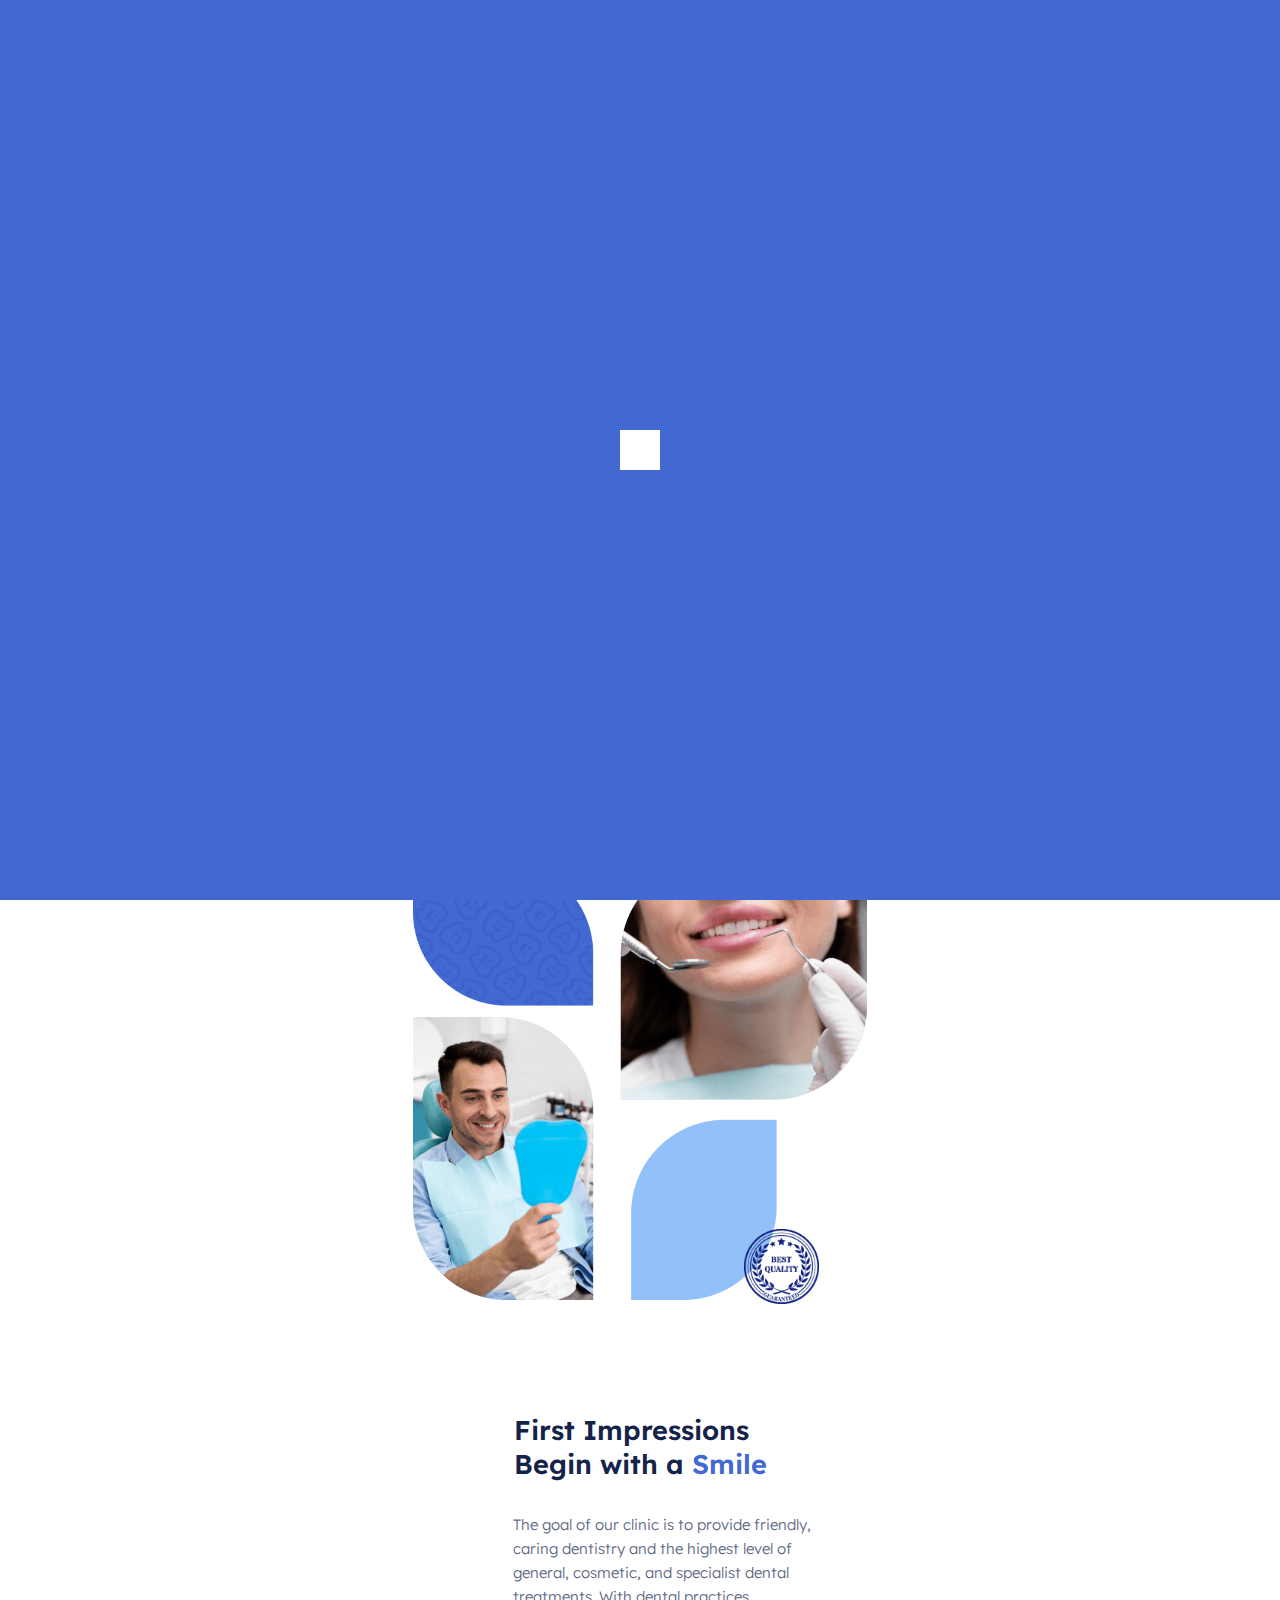
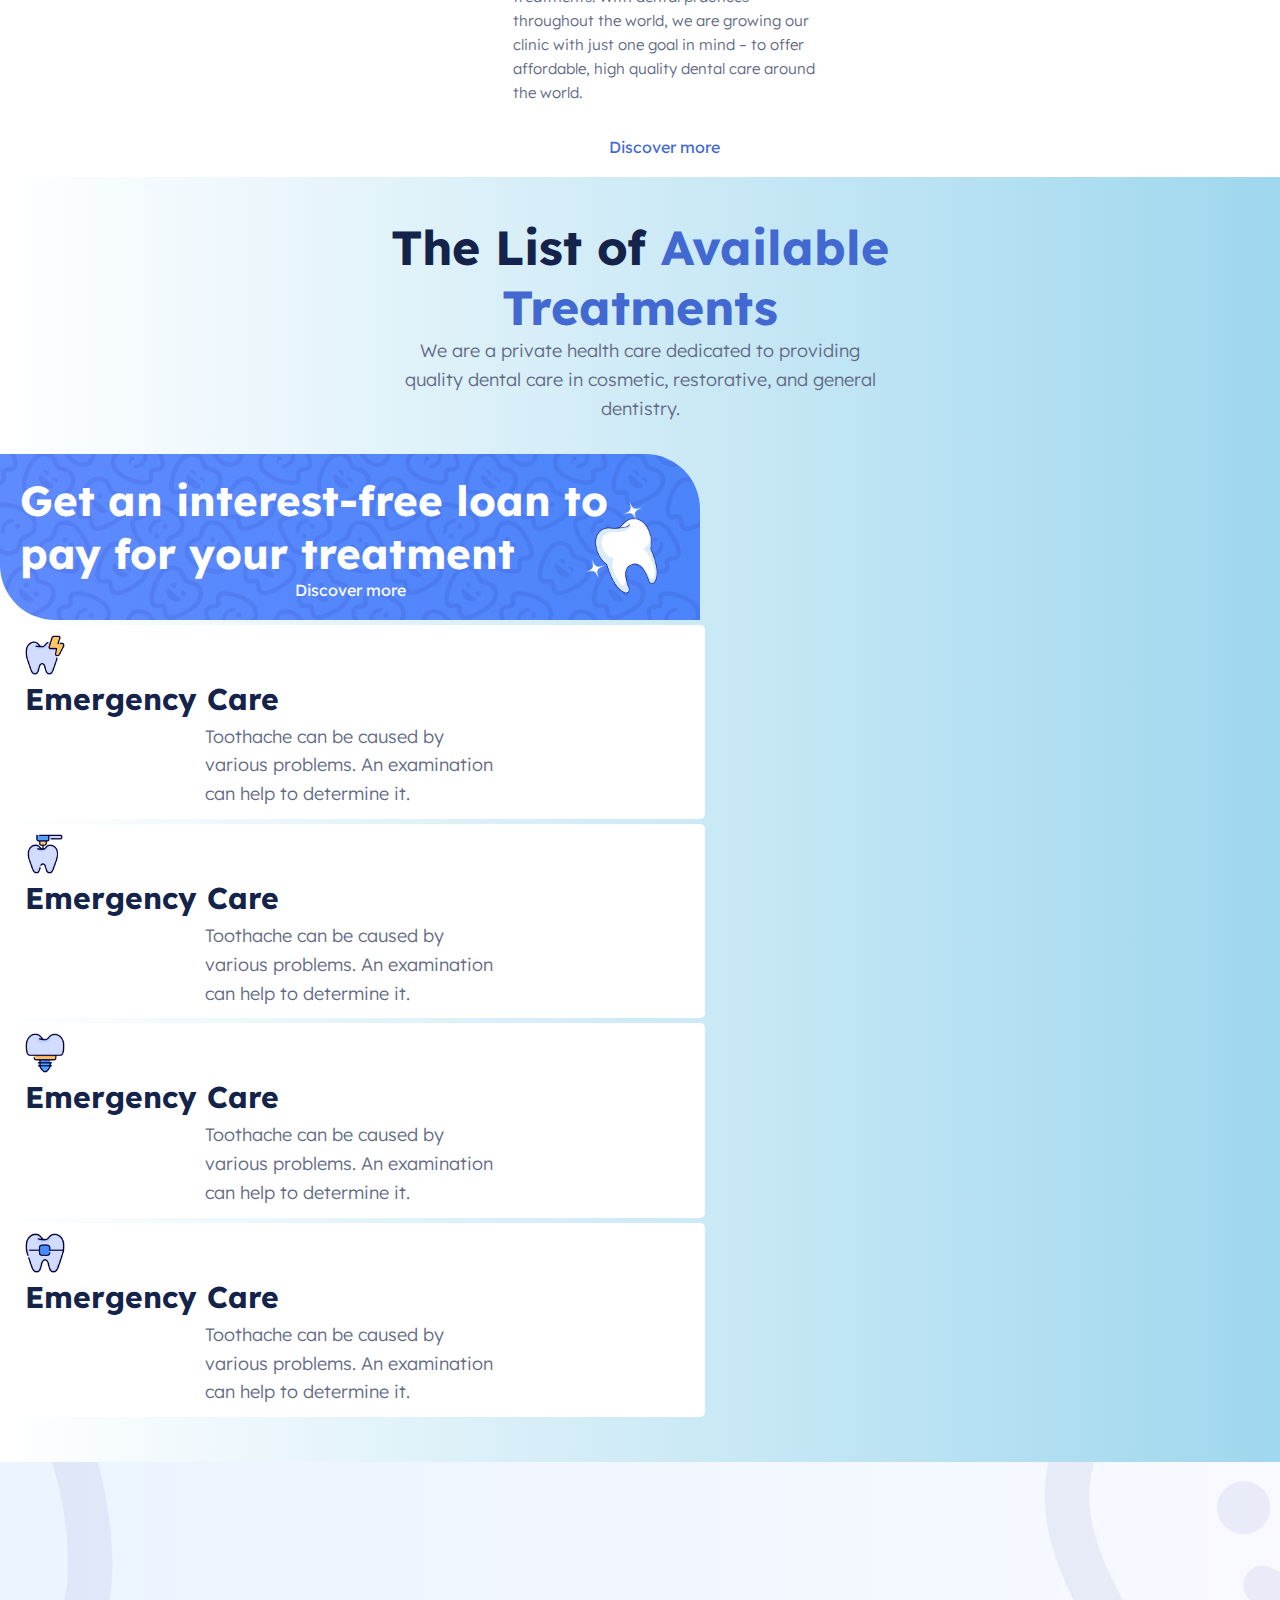
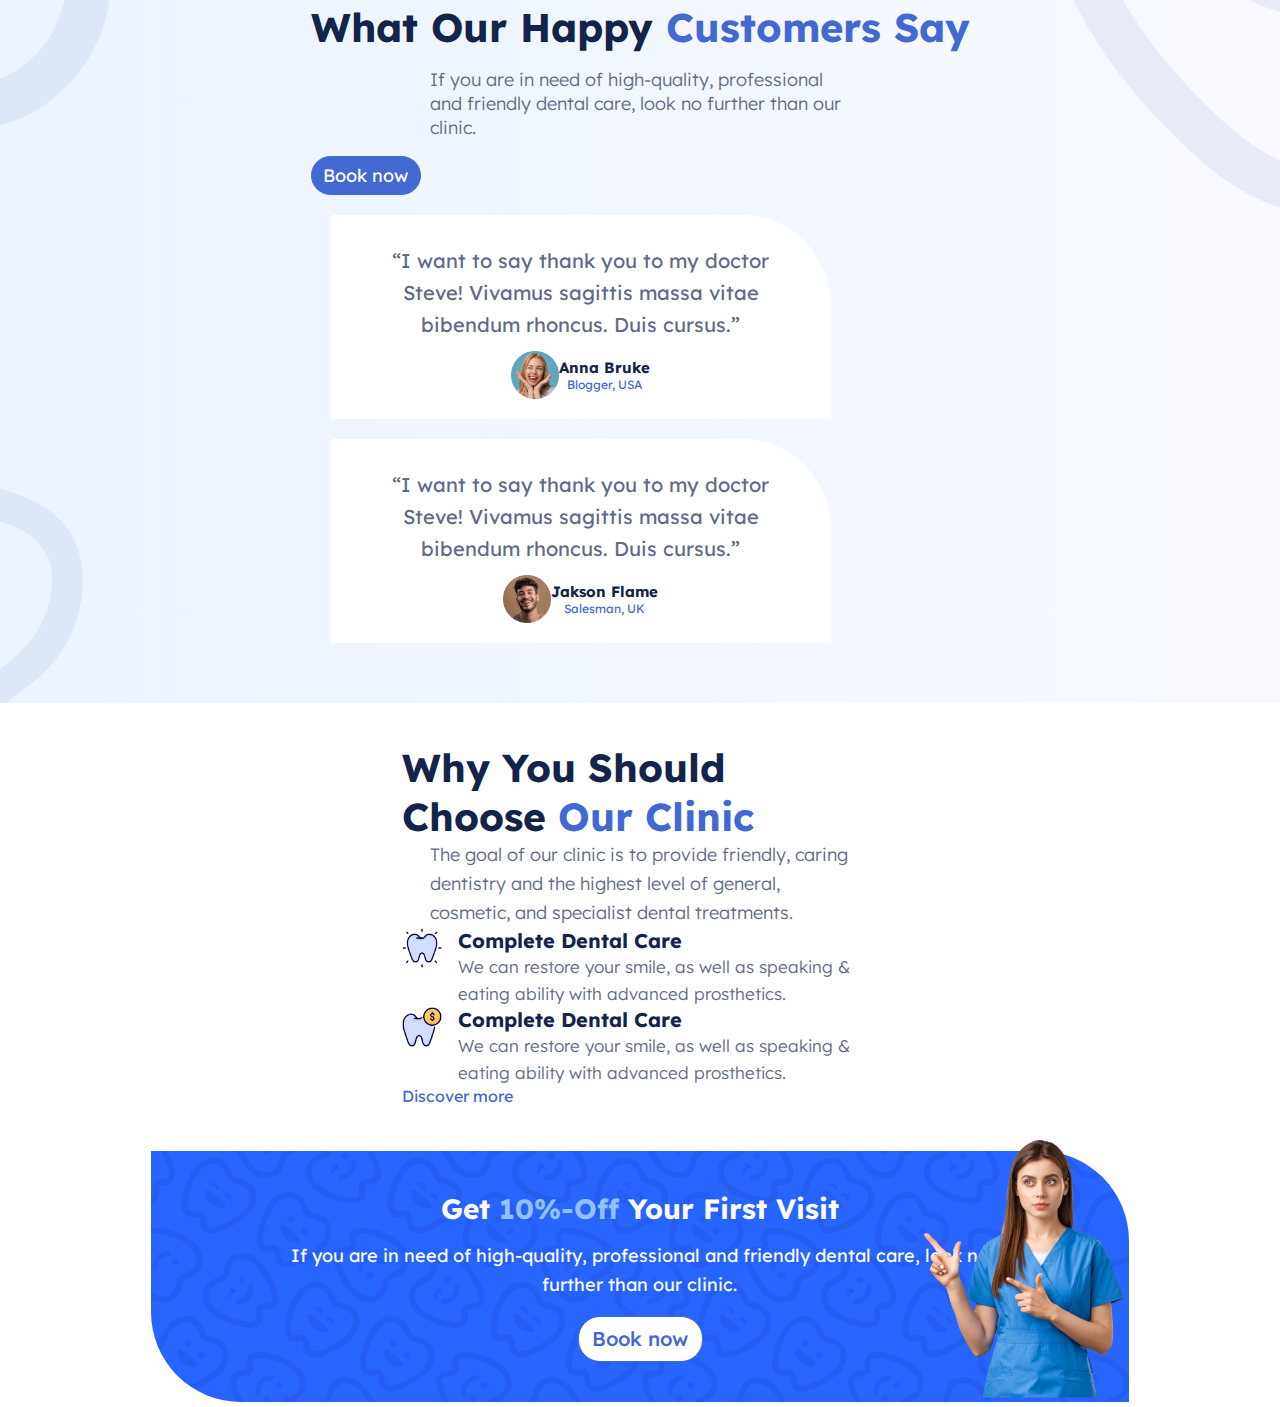
<file: index.html>
<!DOCTYPE html>
<html lang="en">
  <head>
    <meta charset="UTF-8" />
    <meta name="viewport" content="width=device-width, initial-scale=1.0" />
    <link rel="icon" type="image/x-icon" href="/assets/image/favicon.ico">
    <!-- bootstrap cdn -->
    <link href="https://cdn.jsdelivr.net/npm/bootstrap@5.3.2/dist/css/bootstrap.min.css" rel="stylesheet" integrity="sha384-T3c6CoIi6uLrA9TneNEoa7RxnatzjcDSCmG1MXxSR1GAsXEV/Dwwykc2MPK8M2HN" crossorigin="anonymous">
    <!-- fontawesome cdn -->
    <link
      rel="stylesheet"
      href="https://cdnjs.cloudflare.com/ajax/libs/font-awesome/6.5.1/css/all.min.css"
      integrity="sha512-DTOQO9RWCH3ppGqcWaEA1BIZOC6xxalwEsw9c2QQeAIftl+Vegovlnee1c9QX4TctnWMn13TZye+giMm8e2LwA=="
      crossorigin="anonymous"
      referrerpolicy="no-referrer"/>
      <!-- wow -->
      <link rel="stylesheet" href="css/libs/animate.css">
    <title>Dental</title>
    <link rel="stylesheet" href="style.css" />
  </head>
  <body>
   <div id="loader">
    <div class="sk-cube-grid">
      <div class="sk-cube sk-cube1"></div>
      <div class="sk-cube sk-cube2"></div>
      <div class="sk-cube sk-cube3"></div>
      <div class="sk-cube sk-cube4"></div>
      <div class="sk-cube sk-cube5"></div>
      <div class="sk-cube sk-cube6"></div>
      <div class="sk-cube sk-cube7"></div>
      <div class="sk-cube sk-cube8"></div>
      <div class="sk-cube sk-cube9"></div>
    </div>
   </div>
    <div class="first-section">
      <div class="filter">
        <header>
          <div class="logo">
            <img src="assets/image/logo.png" alt="" />
          </div>
          <div class="icon">
            <i class="fa-solid fa-bars-staggered"></i>
          </div>
          <nav>
            <a href="index.html">Pages</a>
            <a href="apout.html">About Center</a>
            <a href="Treatments.html">Treatments</a>
            <a href="fees.html">Fees</a>
            <a href="Medical.html">Medical Team</a>
            <a href="Shop.html">Shop</a>
            <a href="Contact.html">Contact Us</a>
            <button>Emergency Call</button>
          </nav>
        </header>
        <div class="contentHero">
          <div class="intro container">
            <div class="text-intro rubberBand">
              <h1>High Quality and <span>Painless Dentistry</span></h1>
              <p>If you are in need of high-quality, professional and friendly <br> dental care, look no further than our clinic.</p>
              <button>Book now</button>
              <div class="people">
                <img src="assets/image/people.png" alt="">
                <p>Trusted by 150K+ people around the globe</p>
              </div>
            </div>
            <div class="image-intro">
              <div class="image-filter">
                <img class="back" src="assets/image/doctor.png" alt="">
                <img class="front" src="assets/image/backDoctor.png" alt="">
              </div>
            </div>
          </div>



        </div>
      
      </div>
    </div>
    <!-- slider start -->
    <div class="cbtion">
      <h3 class="animate__fadeIn">OUR CLINIC PARTNERS</h3>
    </div>

    <div class="swiper-container">
      <div class="swiper-wrapper">
          <div class="swiper-slide wow animate__animated bounceInRight"><img src="assets/image/5.png" alt=""></div>
          <div class="swiper-slide wow animate__animated bounceInRight"><img src="assets/image/7.png" alt=""></div>
          <div class="swiper-slide wow animate__animated bounceInRight"><img src="assets/image/6.png" alt=""></div>
          <div class="swiper-slide wow animate__animated bounceInRight"><img src="assets/image/4.png" alt=""></div>
      </div>
  </div>
    <!-- slider end -->
    <!-- Dental repair start -->
    <div class="cosmetic">
      <div class="container">
        <div class="row">
          <div class="col-lg-6 col-md-12">
            <div class="image">
              <div class="layers">
                <img src="assets/image/dentalRepair.png" alt="">
              <img class="seal" src="assets/image/seal-0.png" alt="">
              </div>
            </div>
          </div>
          <div class="col-lg-6 col-md-12">
            <div class="cosmetic-text">
              <h3>First Impressions Begin with a <span>Smile</span></h3>
              <p>The goal of our clinic is to provide friendly, caring dentistry and the highest level of general, cosmetic, and specialist dental treatments. With dental practices throughout the world, we are growing our clinic with just one goal in mind – to offer affordable, high quality dental care around the world.</p>
              <span>Discover more <i class="fa-solid fa-angles-right"></i></span>
            </div>
          </div>
        </div>
      </div>
    </div>
    <!-- Dental repair end -->
    <!-- We Do start -->
    <div class="available">
      <div class="container">
        <div class="row">
          <div class="col">
            <div class="available-text">
              <h3>The List of <span>Available Treatments</span></h3>
              <p>We are a private health care dedicated to providing quality dental
                care in cosmetic, restorative, and general dentistry.</p>
            </div>
          </div>
        </div>
        <div class="row">
          <div class="col-lg-8 md-4">
            <div class="text-ava">
              <div class="ava-filter">
                <h3>Get an interest-free loan to pay for your treatment</h3>
                <span>Discover more <i class="fa-solid fa-angles-right"></i></span>
                <img src="assets/image/toth.png" alt="">
              </div>
            </div>
          </div>
          <div class="col-lg-4 md-4">
            <div class="Dentistry">
              <img src="assets/image/decay.png" alt="">
              <h3>Emergency Care</h3>
              <p>Toothache can be caused by various problems. An examination can help to determine it.</p>
            </div>
          </div>
          <div class="col-lg-4 md-4">
            <div class="Dentistry">
              <img src="assets/image/dental-surgery.png" alt="">
              <h3>Emergency Care</h3>
              <p>Toothache can be caused by various problems. An examination can help to determine it.</p>
            </div>
          </div>
          <div class="col-lg-4 md-4">
            <div class="Dentistry">
              <img src="assets/image/dental-implant.png" alt="">
              <h3>Emergency Care</h3>
              <p>Toothache can be caused by various problems. An examination can help to determine it.</p>
            </div>
          </div>
          <div class="col-lg-4 md-4">
            <div class="Dentistry">
              <img src="assets/image/braces.png" alt="">
              <h3>Emergency Care</h3>
              <p>Toothache can be caused by various problems. An examination can help to determine it.</p>
            </div>
          </div>
        </div>
      </div>
    </div>
    <!-- We Do end -->
<!-- /* our-team start */ -->

    <!-- <div class="our-team">
      <div class="container">
        <div class="row">
          <div class="col-sm-12 col-md-8 col-lg-6">
            <h1>Our Friendly <span>Dentists Team</span></h1>
          </div>
          <div class="col-sm-12 col-md-12 col-lg-6 the-goal">
            <p>The goal of our clinic is to provide friendly, caring dentistry and the highest level of general, cosmetic, and specialist dental treatments.</p>
            <span>Discover more <i class="fa-solid fa-angles-right"></i></span>
          </div>
        </div>
        <div class="row"></div>
        <div class="slider row team">
         <div class="doctor col-sm-12 col-lg-3">
          <img src="assets/image/doctor-2-768x768.png" alt="">
          <div class="info-team">
            <p>Dr. Kate Eliott</p>
            <p>Implantology</p>
          </div>
          
         </div>

         <div class="doctor col-sm-12 col-lg-3">
          <img src="assets/image/doctor-4-768x768.png" alt="">
          <div class="info-team">
            <p>Dr. Kate Eliott</p>
            <p>Implantology</p>
          </div>
         </div>
         <div class="doctor col-sm-12 col-lg-3">
          <img src="assets/image/doctor-5-768x768.png" alt="">
          <div class="info-team">
            <p>Dr. Kate Eliott</p>
            <p>Implantology</p>
          </div>
         </div>

         <div class="doctor col-sm-12 col-lg-3">
          <img src="assets/image/doctor-7-768x768.png" alt="">
          <div class="info-team">
            <p>Dr. Kate Eliott</p>
            <p>Implantology</p>
          </div>
         </div>
        </div>
      </div>
    </div> -->
<!-- /* our-team end */ -->

<div class="we-do">
  <div class="we-filter">
    <div class="container">
      <div class="row mr">
        <div class="col-sm-12 col-md-4">
          <div class="our-1">
            <h3>What Our Happy <span>Customers Say</span></h3>
          <p>If you are in need of high-quality, professional and friendly dental care, look no further than our clinic.</p>
          <button>Book now</button>
          </div>
        </div>
        <div class="col-sm-12 col-md-4">
          <div class="stars">
            <div class="star-icone">
              <i class="fa-solid fa-star"></i>
              <i class="fa-solid fa-star"></i>
              <i class="fa-solid fa-star"></i>
              <i class="fa-solid fa-star"></i>
              <i class="fa-solid fa-star-half-stroke"></i>
            </div>
            <p>“I want to say thank you to my doctor Steve! Vivamus sagittis massa vitae bibendum rhoncus. Duis cursus.”</p>
            <div class="nurse">
              <img src="assets/image/p3r.png" alt="">
              <div class="nurse-info">
                <h3>Anna Bruke</h3>
              <span>Blogger, USA</span>
              </div>
            </div>
          </div>
        </div>
        <div class="col-sm-12 col-md-4">
          <div class="stars">
            <div class="star-icone">
              <i class="fa-solid fa-star"></i>
              <i class="fa-solid fa-star"></i>
              <i class="fa-solid fa-star"></i>
              <i class="fa-solid fa-star"></i>
              <i class="fa-solid fa-star"></i>
            </div>
            <p>“I want to say thank you to my doctor Steve! Vivamus sagittis massa vitae bibendum rhoncus. Duis cursus.”</p>
            <div class="nurse">
              <img src="assets/image/ihrnbg.png" alt="">
              <div class="nurse-info">
                <h3>Jakson Flame</h3>
              <span>Salesman, UK</span>
              </div>
            </div>
          </div>
        </div>
      </div>
    </div>

  </div>
</div>

  <div class="OurClinic">
    <div class="container">
      <div class="row">
        <div class="col-lg-6 gap-3 m-3 col-sm-12">
          <div class="OurClinic-tex">
            <h3>Why You Should Choose <span>Our Clinic</span></h3>
            <p>The goal of our clinic is to provide friendly, caring dentistry and the highest level of general, cosmetic, and specialist dental treatments.</p>
          </div>
          <div class="Choose">
            <img src="assets/image/bright.png" alt="">
            <div class="Choose-tex">
             <h3>Complete Dental Care</h3>
             <p>We can restore your smile, as well as speaking & eating ability with advanced prosthetics.</p>
            </div>
          </div>
          <div class="Choose">
            <img src="assets/image/invoice.png" alt="">
            <div class="Choose-tex">
             <h3>Complete Dental Care</h3>
             <p>We can restore your smile, as well as speaking & eating ability with advanced prosthetics.</p>
            </div>
          </div>
          <span>Discover more <i class="fa-solid fa-angles-right"></i></span>
        </div>
        <div class="col-lg-6 col-sm-12 col-md-12">
          <div class="OurClinic-img">
          </div>
        </div>
      </div>
    </div>
  </div>
  <div class="First-Visit">
    <div class="container">
      <div class="col-lg-12 col-md-12 col-sm-12">
        <div class="last">
          <div class="cover">
            <h1>Get <span>10%-Off</span> Your First Visit</h1>
            <p>If you are in need of high-quality, professional and friendly dental care, look no further than our clinic.</p>
            <button>Book now</button>
            <div class="nu">
              <img src="assets/image/nu.png" alt="">
            </div>
          </div>
        </div>
      </div>
    </div>
  </div>

    <script src="main.js"></script>
    <!-- bootstrap cdn -->
    <script src="https://cdn.jsdelivr.net/npm/bootstrap@5.3.2/dist/js/bootstrap.bundle.min.js" integrity="sha384-C6RzsynM9kWDrMNeT87bh95OGNyZPhcTNXj1NW7RuBCsyN/o0jlpcV8Qyq46cDfL" crossorigin="anonymous"></script>
    <script src="dist/wow.min.js"></script>
    <script>
              new WOW().init();
    </script>
  </body>
</html>
</file>
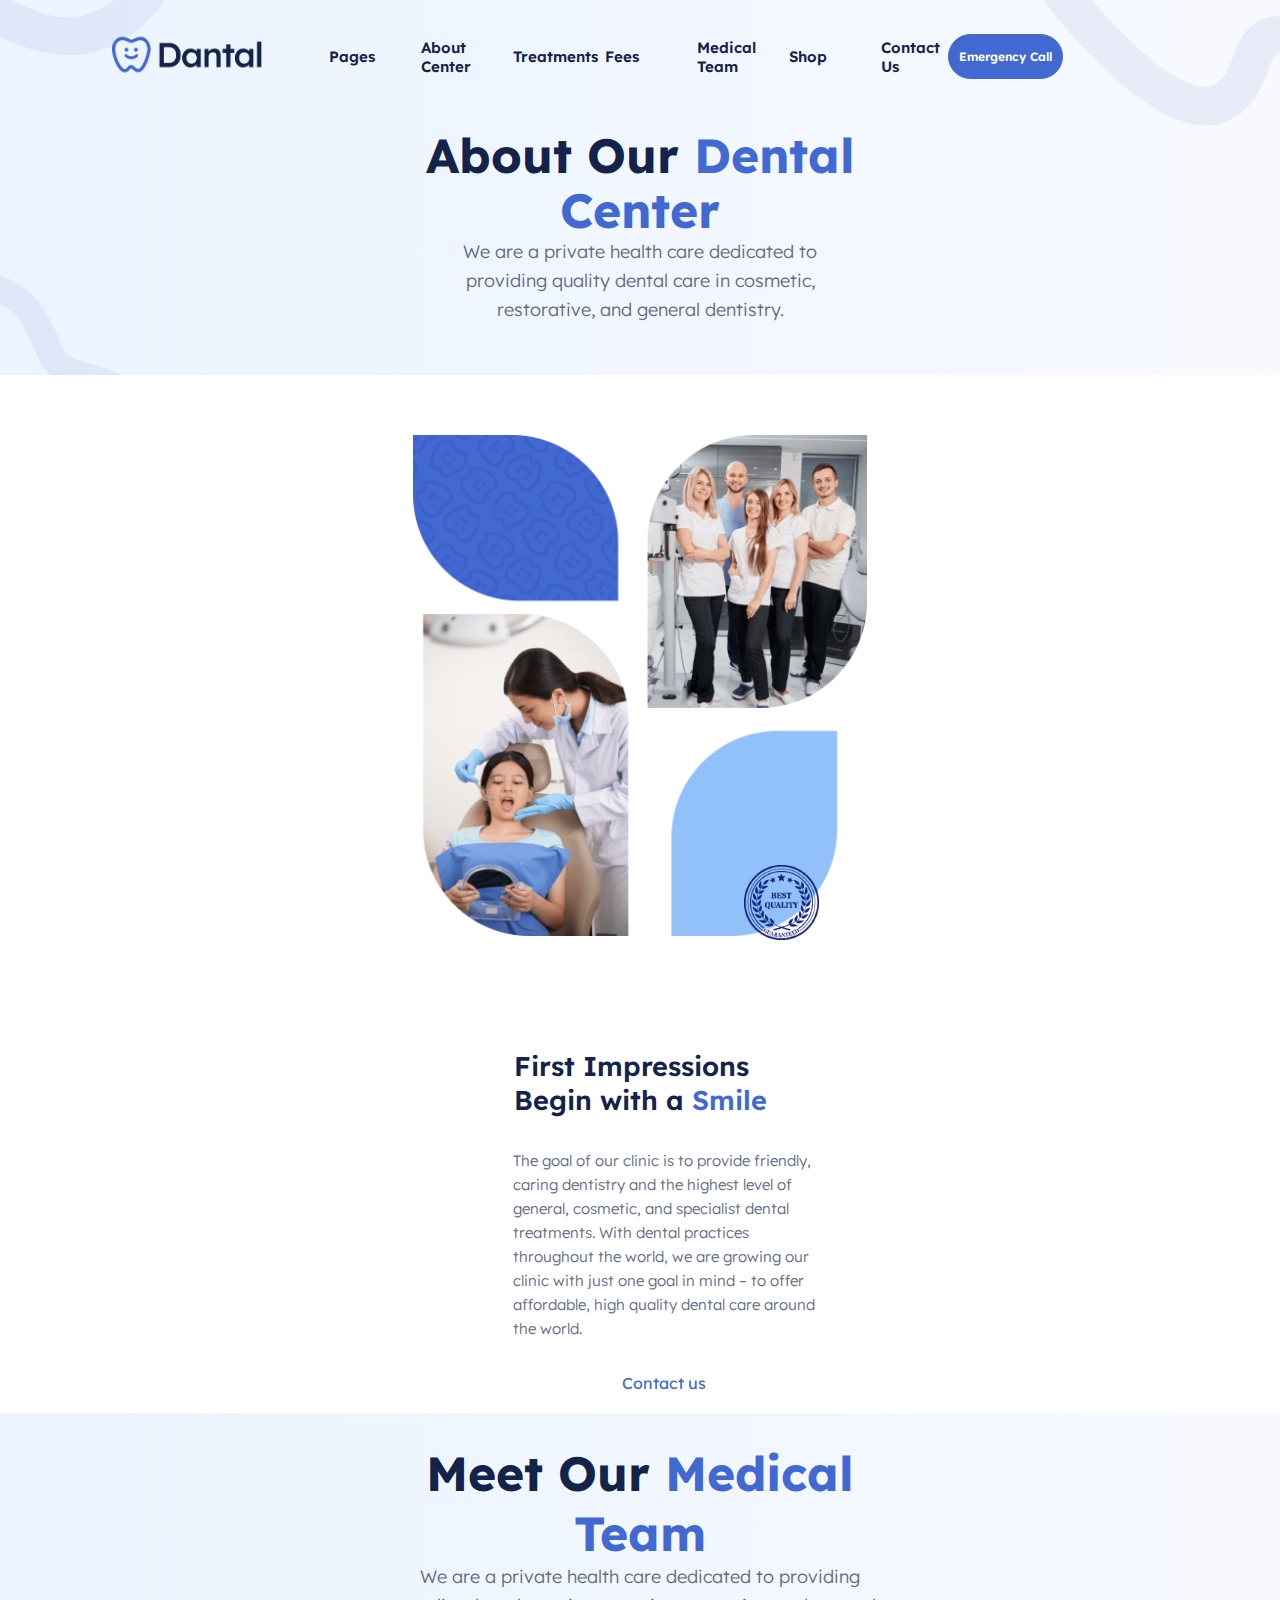
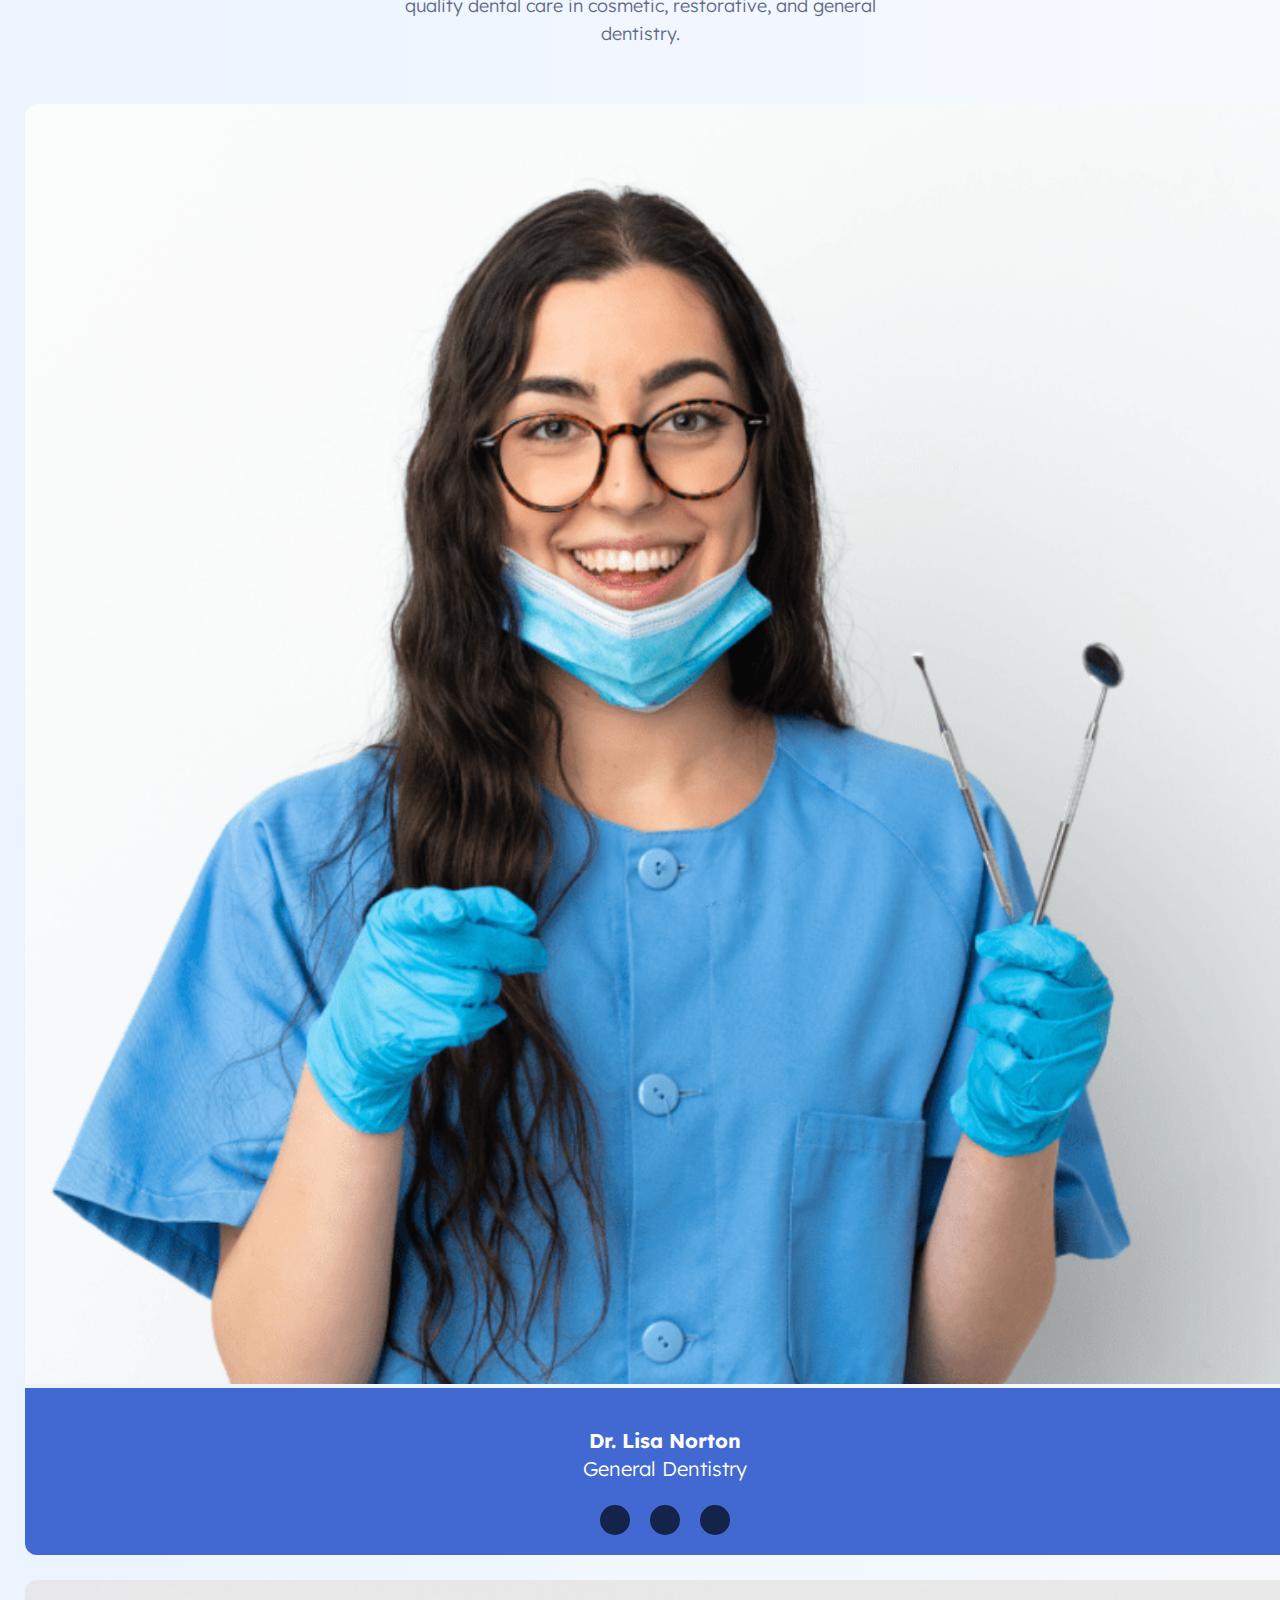
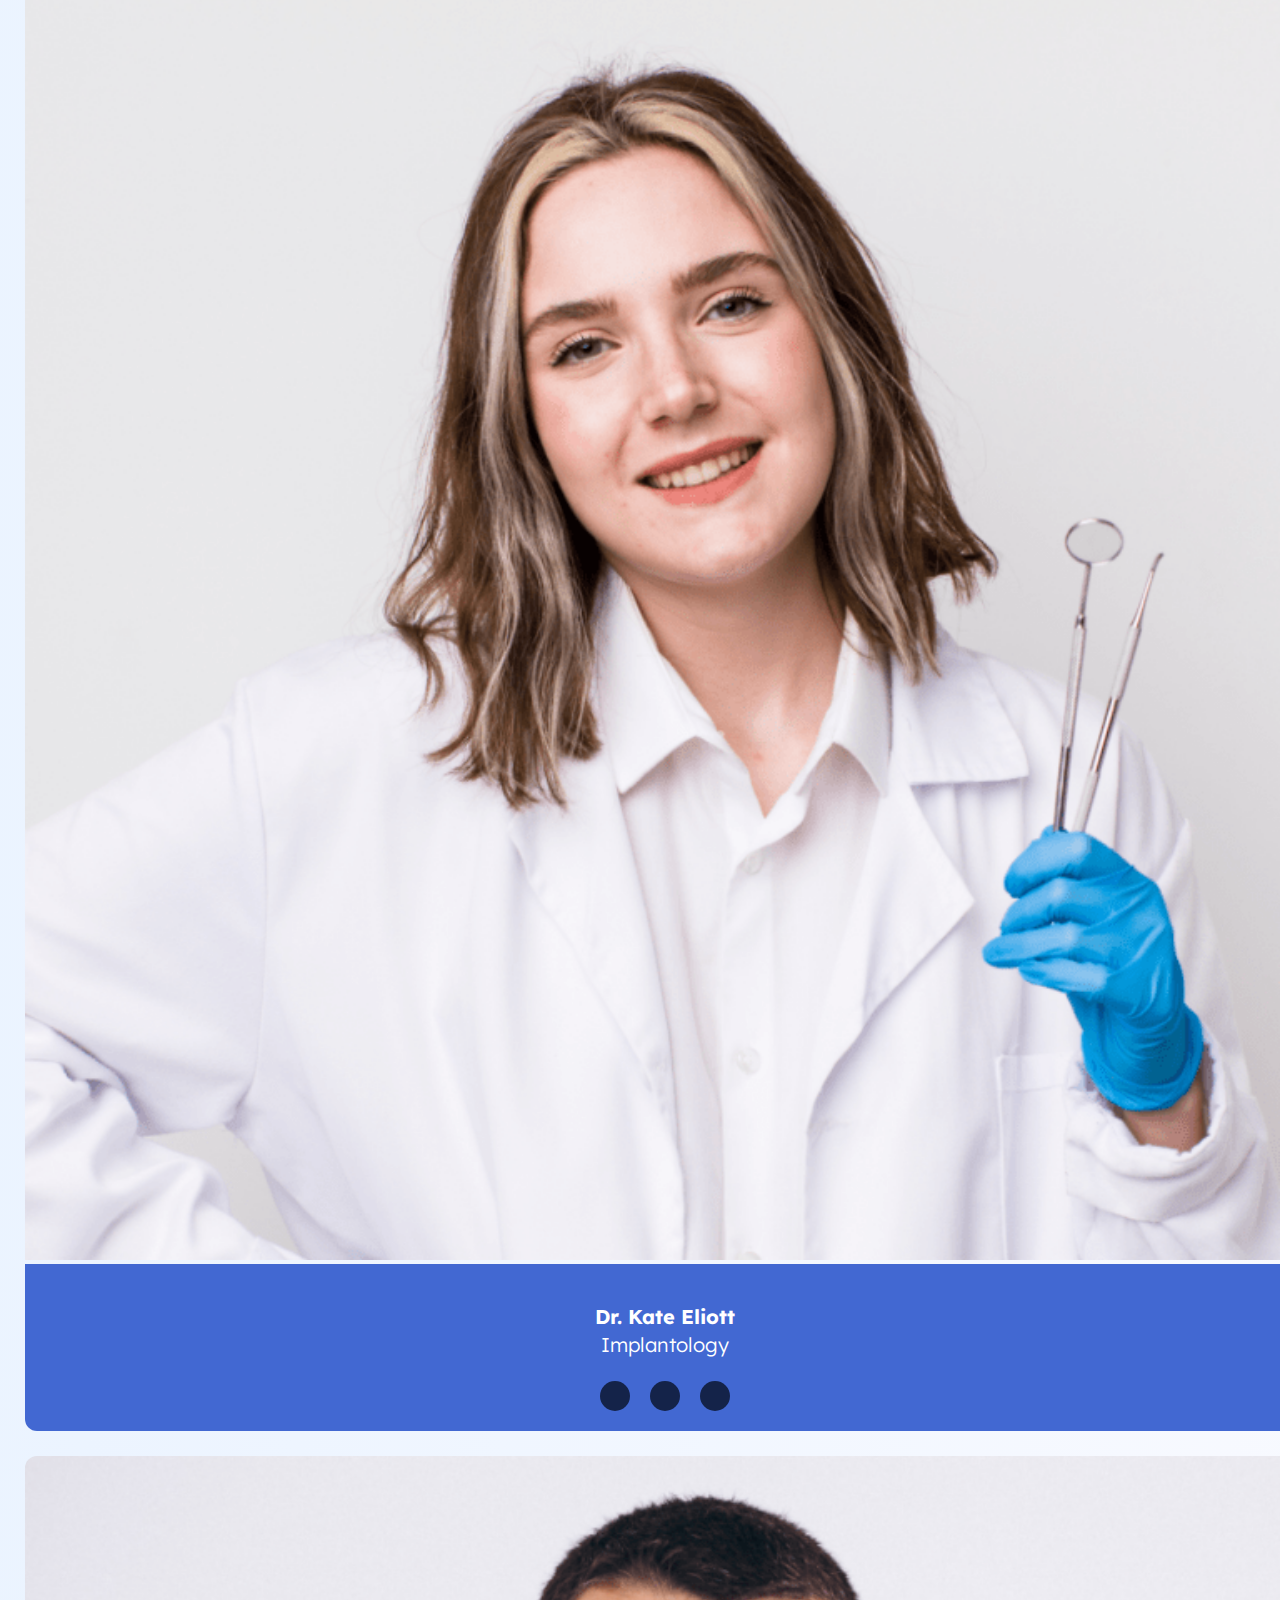
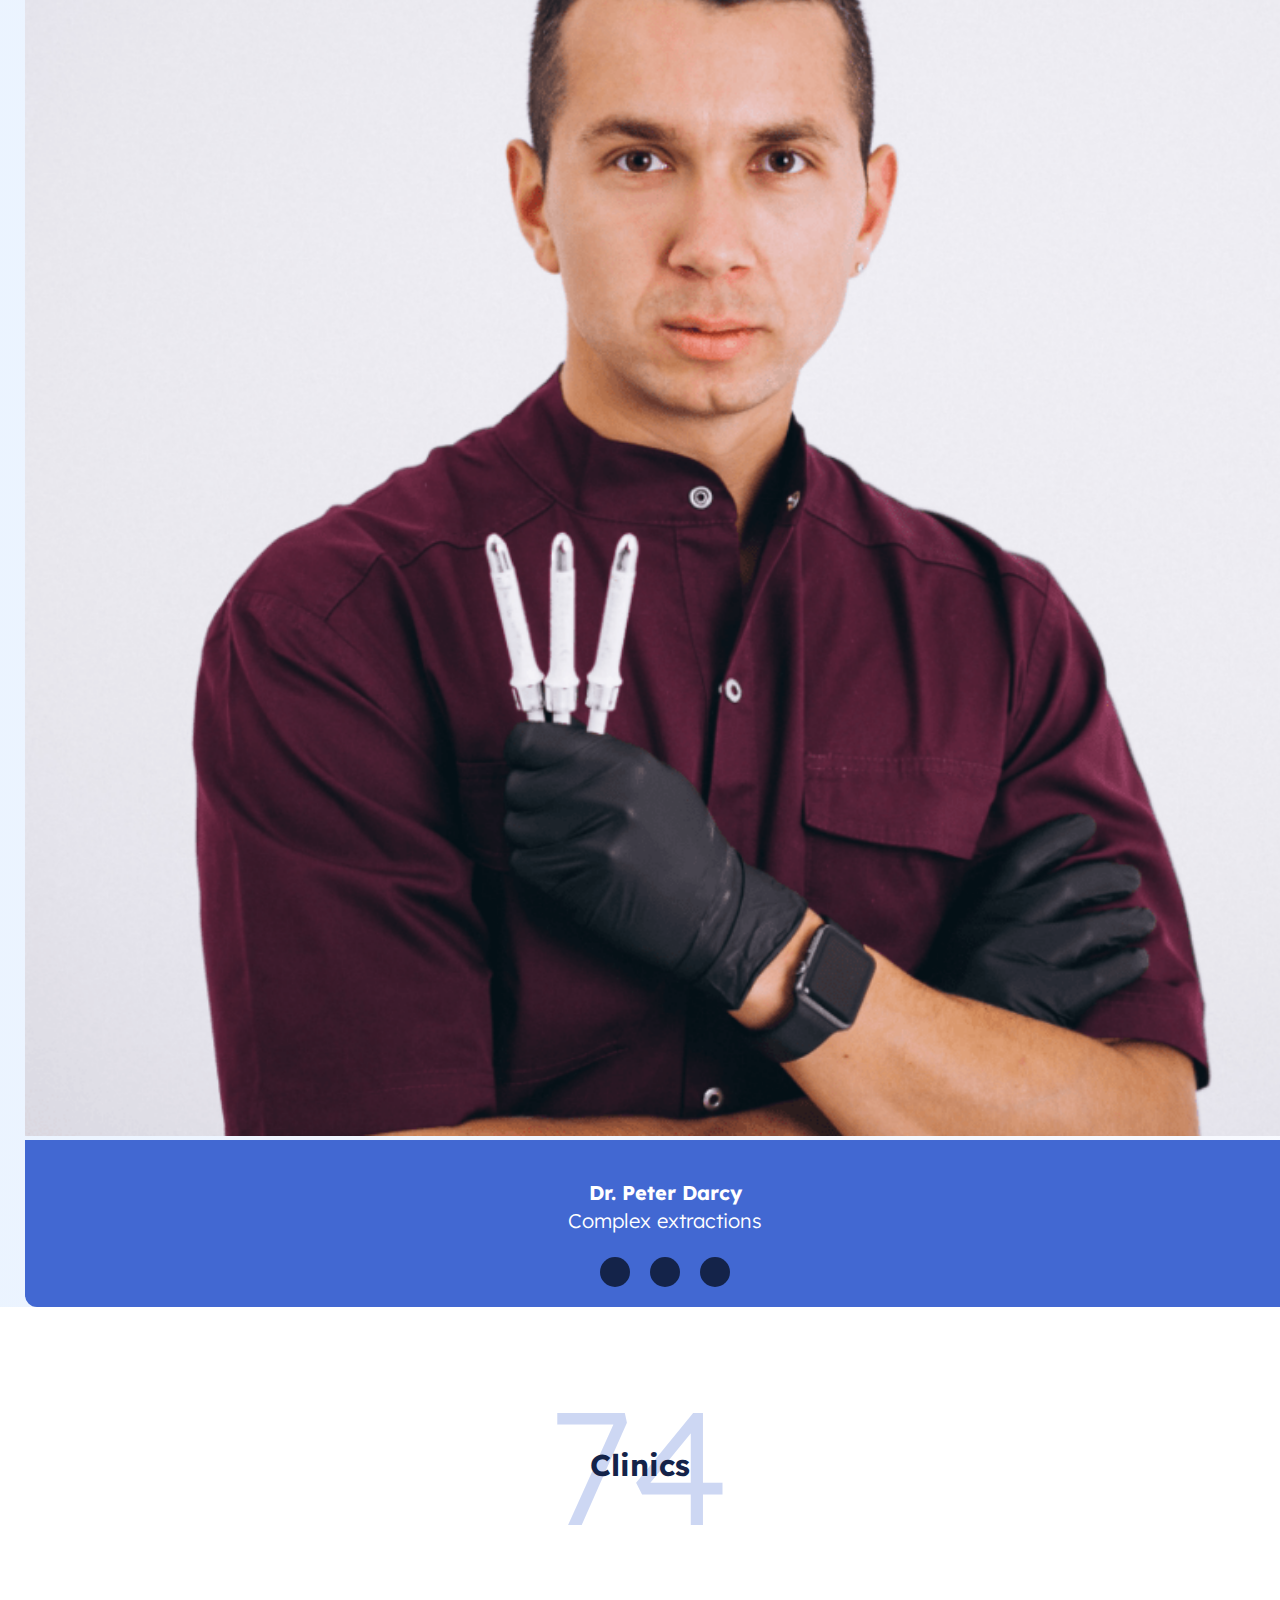
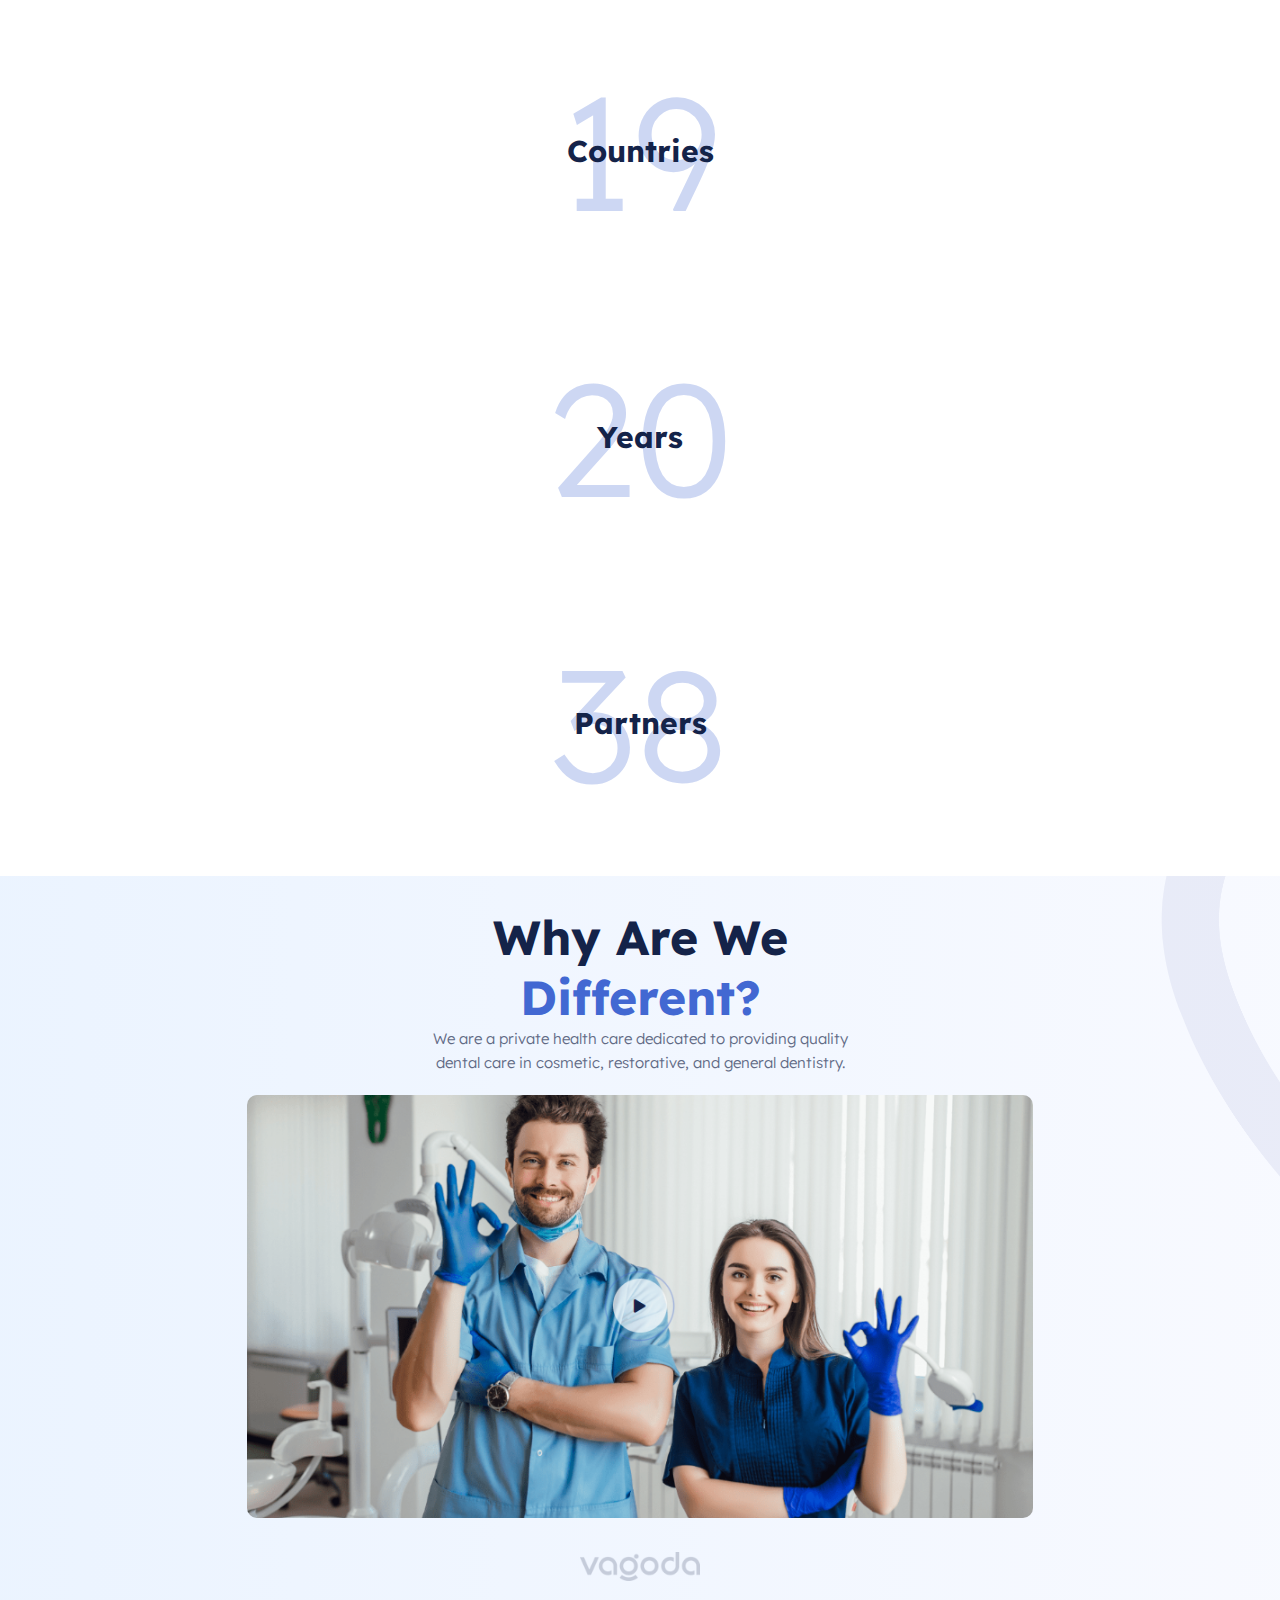
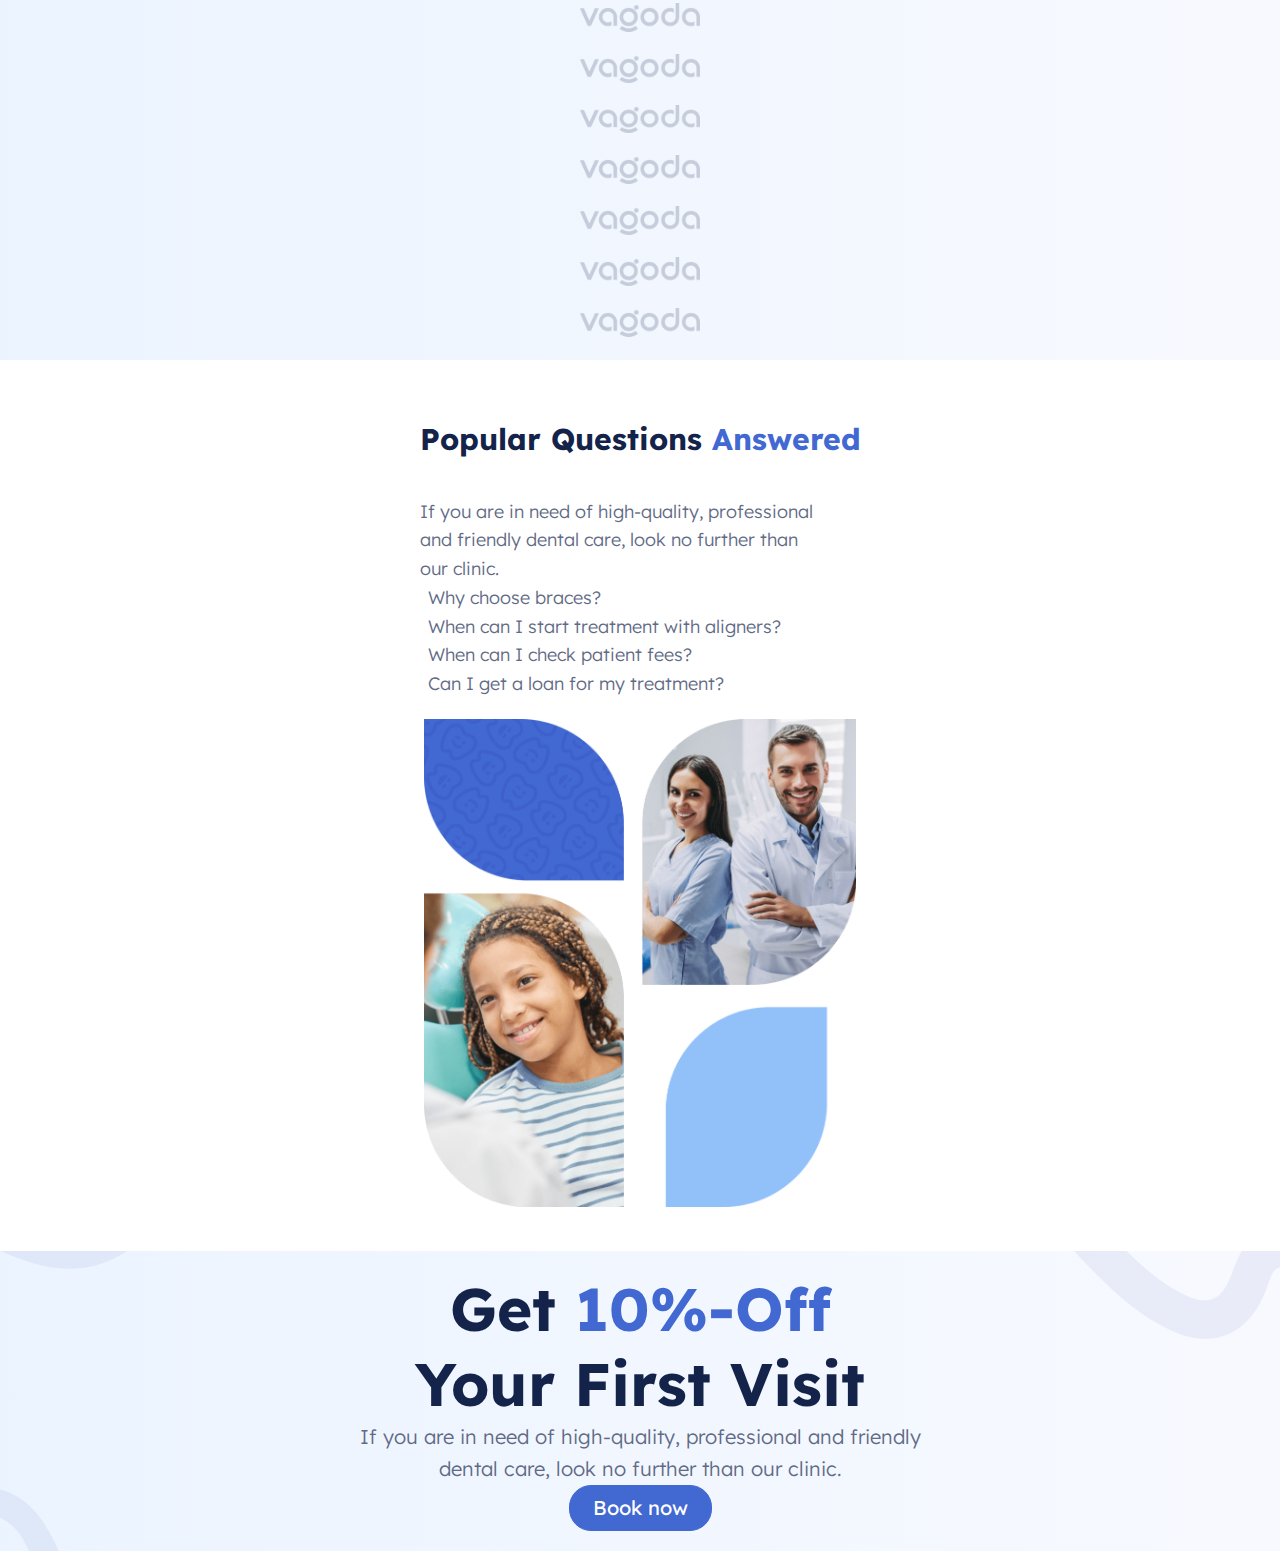
<file: apout.html>
<!DOCTYPE html>
<html lang="en">
  <head>
    <meta charset="UTF-8" />
    <meta name="viewport" content="width=device-width, initial-scale=1.0" />
    <link rel="icon" type="image/x-icon" href="/assets/image/favicon.ico" />
    <!-- bootstrap cdn -->
    <link
      href="https://cdn.jsdelivr.net/npm/bootstrap@5.3.2/dist/css/bootstrap.min.css"
      rel="stylesheet"
      integrity="sha384-T3c6CoIi6uLrA9TneNEoa7RxnatzjcDSCmG1MXxSR1GAsXEV/Dwwykc2MPK8M2HN"
      crossorigin="anonymous"
    />
    <!-- fontawesome cdn -->
    <link
      rel="stylesheet"
      href="https://cdnjs.cloudflare.com/ajax/libs/font-awesome/6.5.1/css/all.min.css"
      integrity="sha512-DTOQO9RWCH3ppGqcWaEA1BIZOC6xxalwEsw9c2QQeAIftl+Vegovlnee1c9QX4TctnWMn13TZye+giMm8e2LwA=="
      crossorigin="anonymous"
      referrerpolicy="no-referrer"
    />
    <title>Dental</title>
    <link rel="stylesheet" href="style.css" />
  </head>
  <body>
    <div class="treatments">
      <div class="filter">
        <header>
          <div class="logo">
            <img src="assets/image/logo.png" alt="" />
          </div>
          <div class="icon">
            <i class="fa-solid fa-bars-staggered"></i>
          </div>
          <nav>
            <a target="_blank" href="index.html">Pages</a>
            <a target="_blank" href="apout.html">About Center</a>
            <a target="_blank" href="Treatments.html">Treatments</a>
            <a target="_blank" href="fees.html">Fees</a>
            <a target="_blank" href="Medical.html">Medical Team</a>
            <a target="_blank" href="Shop.html">Shop</a>
            <a target="_blank" href="Contact.html">Contact Us</a>
            <button>Emergency Call</button>
          </nav>
        </header>
        <div class="hero-treatments">
          <h3>About Our <span>Dental Center</span></h3>
          <p>
            We are a private health care dedicated to providing quality dental
            care in cosmetic, restorative, and general dentistry.
          </p>
        </div>
      </div>
    </div>
    <!-- cosmetic start -->
    <div class="cosmetic">
      <div class="container">
        <div class="row">
          <div class="col-lg-6 col-md-12">
            <div class="image">
              <div class="layers">
                <img src="assets/image/main-about.png" alt="" />
                <img class="seal" src="assets/image/seal-0.png" alt="" />
              </div>
            </div>
          </div>
          <div class="col-lg-6 col-md-12">
            <div class="cosmetic-text">
              <h3>First Impressions Begin with a <span>Smile</span></h3>
              <p>
                The goal of our clinic is to provide friendly, caring dentistry
                and the highest level of general, cosmetic, and specialist
                dental treatments. With dental practices throughout the world,
                we are growing our clinic with just one goal in mind – to offer
                affordable, high quality dental care around the world.
              </p>
              <span class="ml">Contact us <i class="fa-solid fa-angles-right"></i></span>
            </div>
          </div>
        </div>
      </div>
    </div>
    <!-- cosmetic end -->
    <!-- Medical Team start -->
    <div class="Medical-team">
      <div class="medical-filtar">
        <div class="text-mecical">
          <h3>Meet Our <span>Medical Team</span></h3>
          <p>
            We are a private health care dedicated to providing quality dental
            care in cosmetic, restorative, and general dentistry.
          </p>
        </div>
        <div class="container">
          <div class="row">
            <div class="col-lg-4 col-md-6 col-md-12">
              <div class="view gapCards">
                <div class="doctor-img">
                  <img src="assets/image/doctor-5-768x768.png" alt="" />
                </div>
                <div class="text-doctor">
                  <div class="info-doctor">
                    <h3>Dr. Lisa Norton</h3>
                  <p>General Dentistry</p>
                  </div>
                  <div class="icons">
                    <div class="ilink">
                      <i class="fa-brands fa-facebook"></i>
                    </div>
                    <div class="ilink">
                      <i class="fa-brands fa-instagram"></i>
                    </div>
                    <div class="ilink">
                      <i class="fa-brands fa-twitter"></i>
                    </div>
                  </div>
                </div>
              </div>
            </div>
            <div class="col-lg-4 col-md-6 col-md-12">
              <div class="view gapCards">
                <div class="doctor-img">
                  <img src="assets/image/doctor-2-768x768.png" alt="" />
                </div>
                <div class="text-doctor">
                  <div class="info-doctor">
                    <h3>Dr. Kate Eliott</h3>
                    <p>Implantology</p>
                  </div>
                  <div class="icons">
                    <div class="ilink">
                      <i class="fa-brands fa-facebook"></i>
                    </div>
                    <div class="ilink">
                      <i class="fa-brands fa-instagram"></i>
                    </div>
                    <div class="ilink">
                      <i class="fa-brands fa-twitter"></i>
                    </div>
                  </div>
                </div>
              </div>
            </div>
            <div class="col-lg-4 col-md-6 col-md-12">
              <div class="view gapCards">
                <div class="doctor-img">
                  <img src="assets/image/doctor-6-768x768.png" alt="" />
                </div>
                <div class="text-doctor">
                  <div class="info-doctor">
                    <h3>Dr. Peter Darcy</h3>
                    <p>Complex extractions</p>
                  </div>
                  <div class="icons">
                    <div class="ilink">
                      <i class="fa-brands fa-facebook"></i>
                    </div>
                    <div class="ilink">
                      <i class="fa-brands fa-instagram"></i>
                    </div>
                    <div class="ilink">
                      <i class="fa-brands fa-twitter"></i>
                    </div>
                  </div>
                </div>
              </div>
            </div>
          </div>
        </div>
      </div>
    </div>
    <!-- Medical Team end -->
    <div class="numbers">
      <div class="container">
        <div class="row">
          <div class="col-lg-3 col-md-6 col-sm-12">
            <div class="num">
              <h3>Clinics</h3>
              <p>74</p>
            </div>
          </div>
          <div class="col-lg-3 col-md-6 col-sm-12">
            <div class="num">
              <h3>Countries</h3>
              <p>19</p>
            </div>
          </div>
          <div class="col-lg-3 col-md-6 col-sm-12">
            <div class="num">
              <h3>Years</h3>
              <p>20</p>
            </div>
          </div>
          <div class="col-lg-3 col-md-6 col-sm-12">
            <div class="num">
              <h3>Partners</h3>
              <p>38</p>
            </div>
          </div>
        </div>
      </div>
    </div>
    <!-- numbers end -->
    <div class="Different-co">
      <div class="filter">
        <div class="Different">
          <h3>Why Are We <span>Different?</span></h3>
          <p>
            We are a private health care dedicated to providing quality dental
            care in cosmetic, restorative, and general dentistry.
          </p>
          <div class="photo">
            <img src="assets/image/dif.png" alt="" />
          </div>
        </div>
        <div class="logos">
          <div class="container">
            <div class="row">
              <div class="col-lg-3 col-md-6 col-sm-6">
                <div class="logo">
                  <img src="assets/image/2.png" alt="" />
                </div>
              </div>
              <div class="col-lg-3 col-md-6 col-sm-6">
                <div class="logo">
                  <img src="assets/image/2.png" alt="" />
                </div>
              </div>
              <div class="col-lg-3 col-md-6 col-sm-6">
                <div class="logo">
                  <img src="assets/image/2.png" alt="" />
                </div>
              </div>
              <div class="col-lg-3 col-md-6 col-sm-6">
                <div class="logo">
                  <img src="assets/image/2.png" alt="" />
                </div>
              </div>
              <div class="col-lg-3 col-md-6 col-sm-6">
                <div class="logo">
                  <img src="assets/image/2.png" alt="" />
                </div>
              </div>
              <div class="col-lg-3 col-md-6 col-sm-6">
                <div class="logo">
                  <img src="assets/image/2.png" alt="" />
                </div>
              </div>
              <div class="col-lg-3 col-md-6 col-sm-6">
                <div class="logo">
                  <img src="assets/image/2.png" alt="" />
                </div>
              </div>
              <div class="col-lg-3 col-md-6 col-sm-6">
                <div class="logo">
                  <img src="assets/image/2.png" alt="" />
                </div>
              </div>
            </div>
          </div>
        </div>
      </div>
    </div>
    <!-- answered start -->
    <div class="answered">
      <div class="container">
        <div class="row">
          <div class="col-lg-6 col-md-12 col-sm-12">
            <div class="answered-text">
              <h3>Popular Questions <span>Answered</span></h3>
              <div class="top">
                <p>
                  If you are in need of high-quality, professional and friendly
                  dental care, look no further than our clinic.
                </p>
                <p><i class="fa-solid fa-plus"></i>Why choose braces?</p>
                <p>
                  <i class="fa-solid fa-plus"></i>When can I start treatment with
                  aligners?
                </p>
                <p>
                  <i class="fa-solid fa-plus"></i>When can I check patient fees?
                </p>
                <p>
                  <i class="fa-solid fa-plus"></i>Can I get a loan for my
                  treatment?
                </p>
              </div>
            </div>
          </div>
          <div class="col-lg-6 col-md-12 col-sm-12">
            <div class="answered-img">
              <img src="assets/image/g4tgf4r-907x1024.png" alt="" />
            </div>
          </div>
        </div>
      </div>
    </div>
    <!-- answered end -->

    <!-- last fess start -->
    <div class="fees-section">
      <div class="filter-fees">
        <div class="provide">
          <div class="goal">
            <h3>Get <span>10%-Off</span> Your First Visit</h3>
            <p>
              If you are in need of high-quality, professional and friendly
              dental care, look no further than our clinic.
            </p>
            <button>Book now</button>
          </div>
        </div>
      </div>
    </div>
    <script src="main.js"></script>
    <!-- bootstrap cdn -->
    <script
      src="https://cdn.jsdelivr.net/npm/bootstrap@5.3.2/dist/js/bootstrap.bundle.min.js"
      integrity="sha384-C6RzsynM9kWDrMNeT87bh95OGNyZPhcTNXj1NW7RuBCsyN/o0jlpcV8Qyq46cDfL"
      crossorigin="anonymous"
    ></script>
  </body>
</html>
</file>
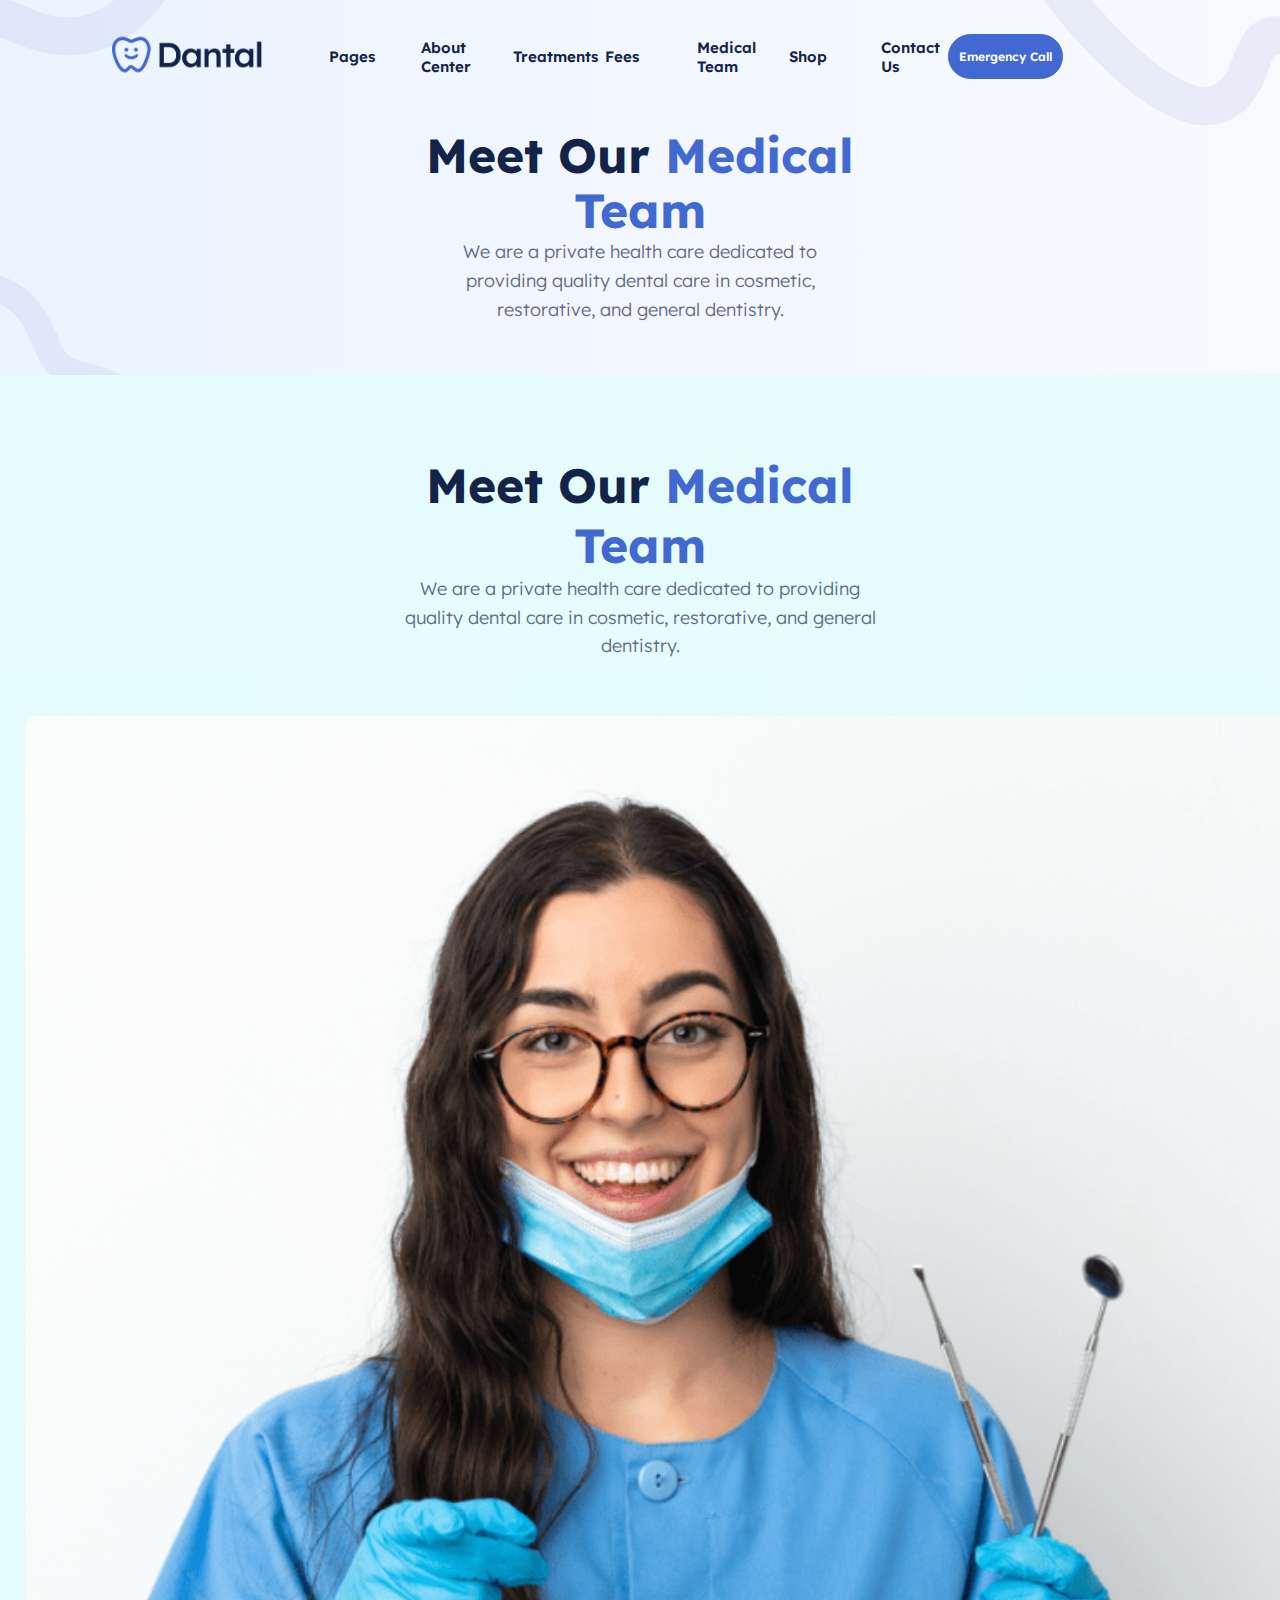
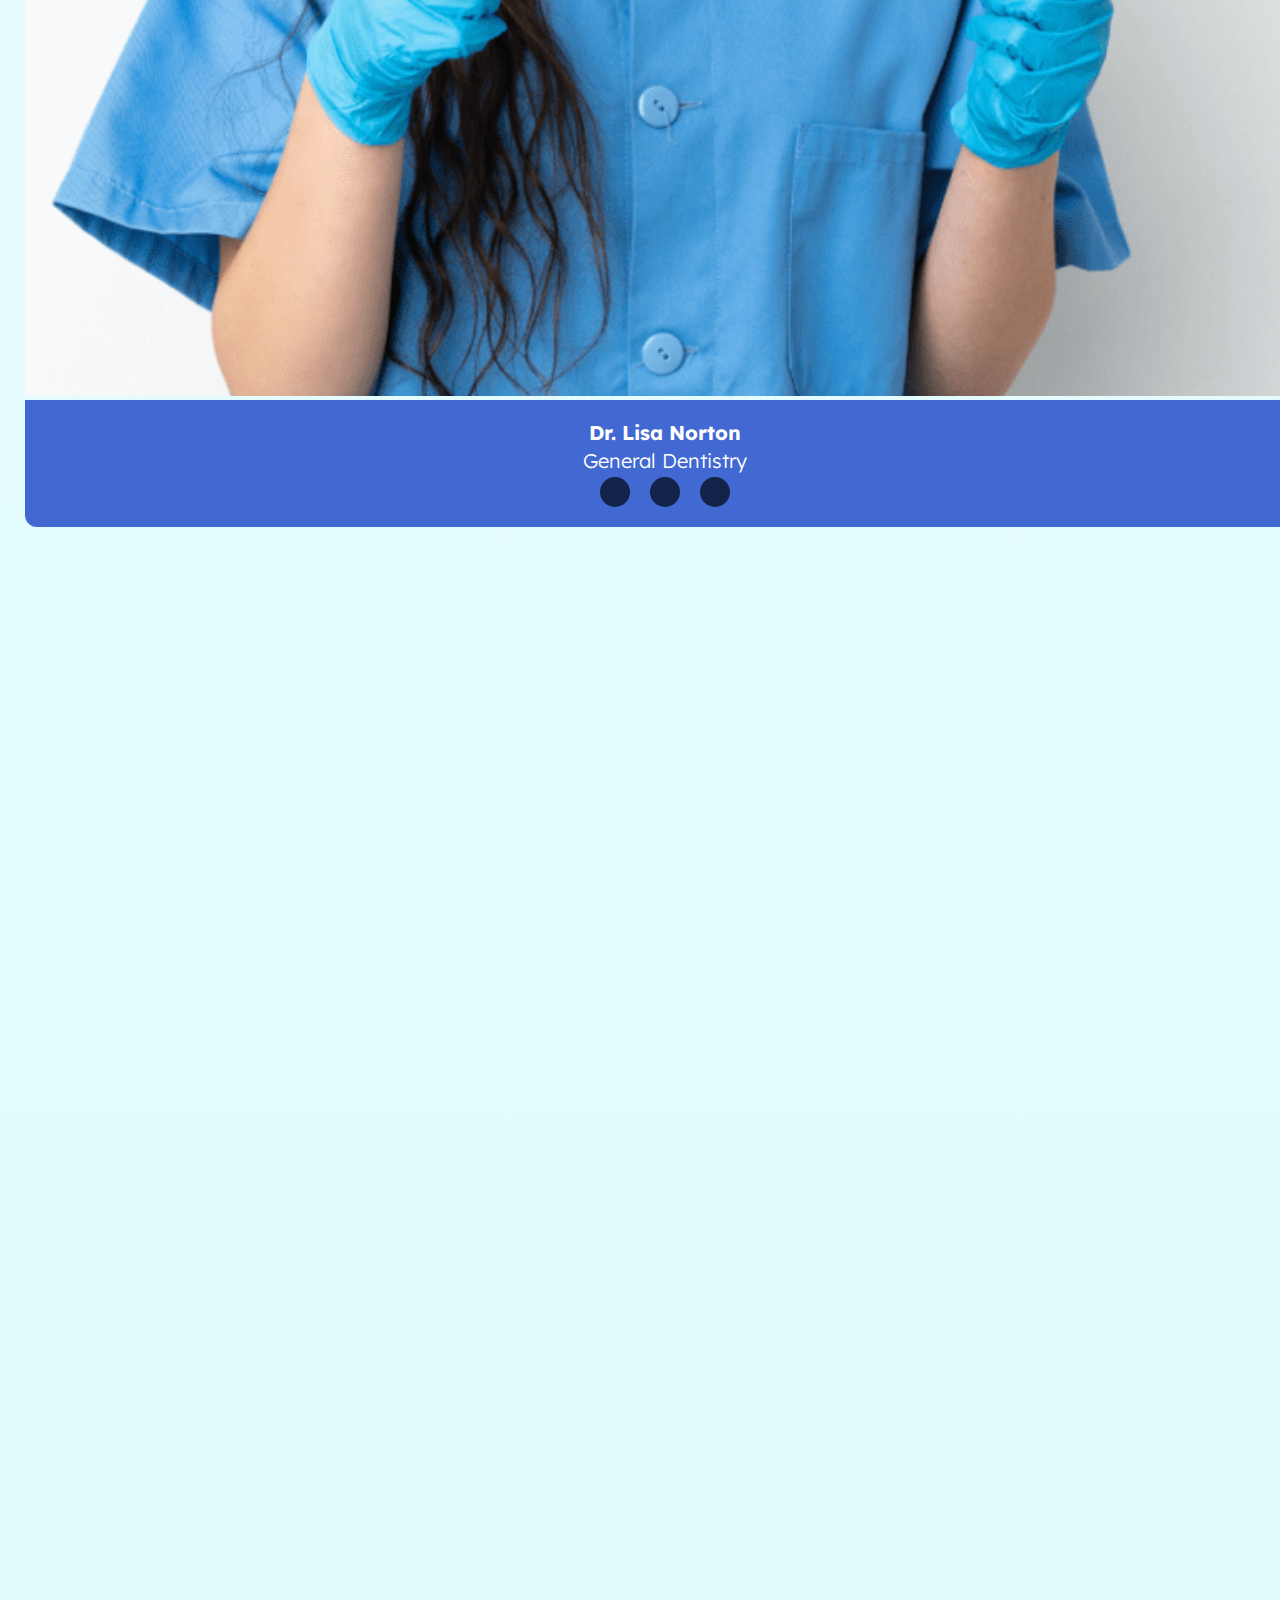
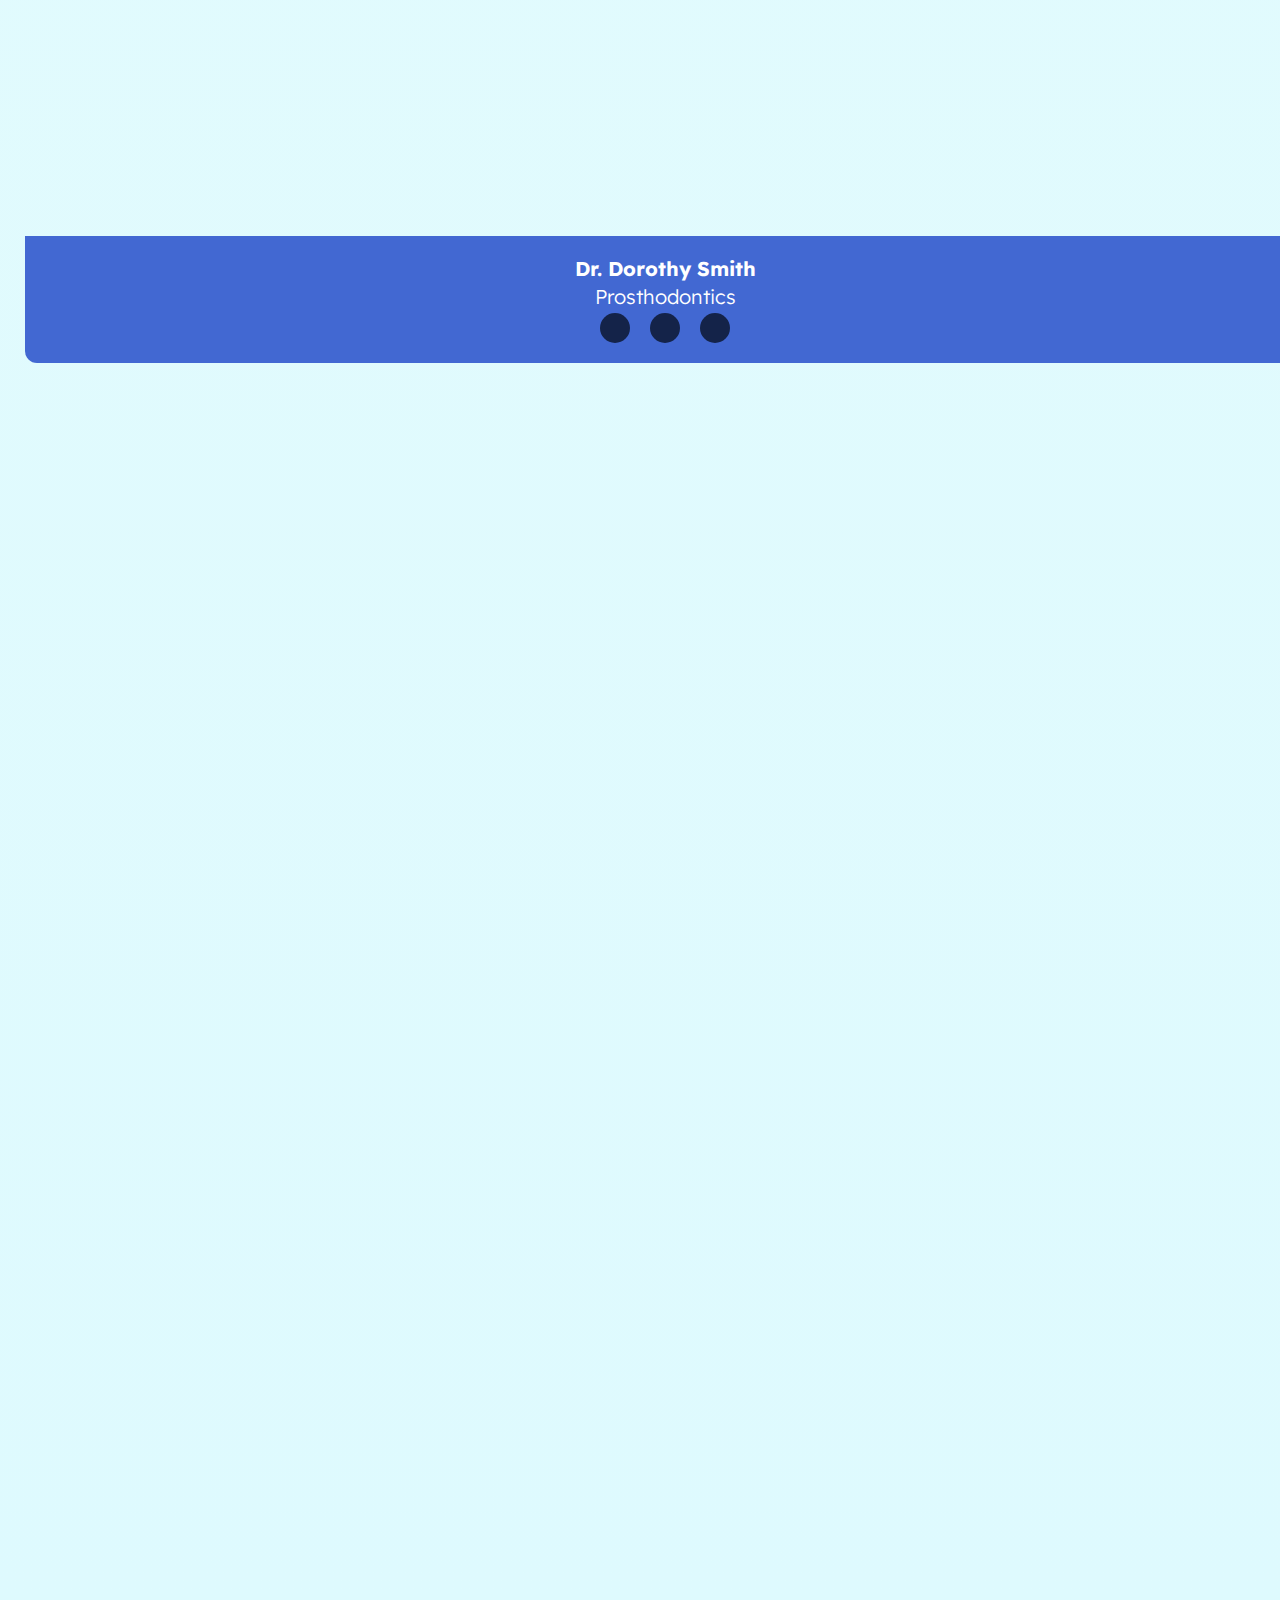
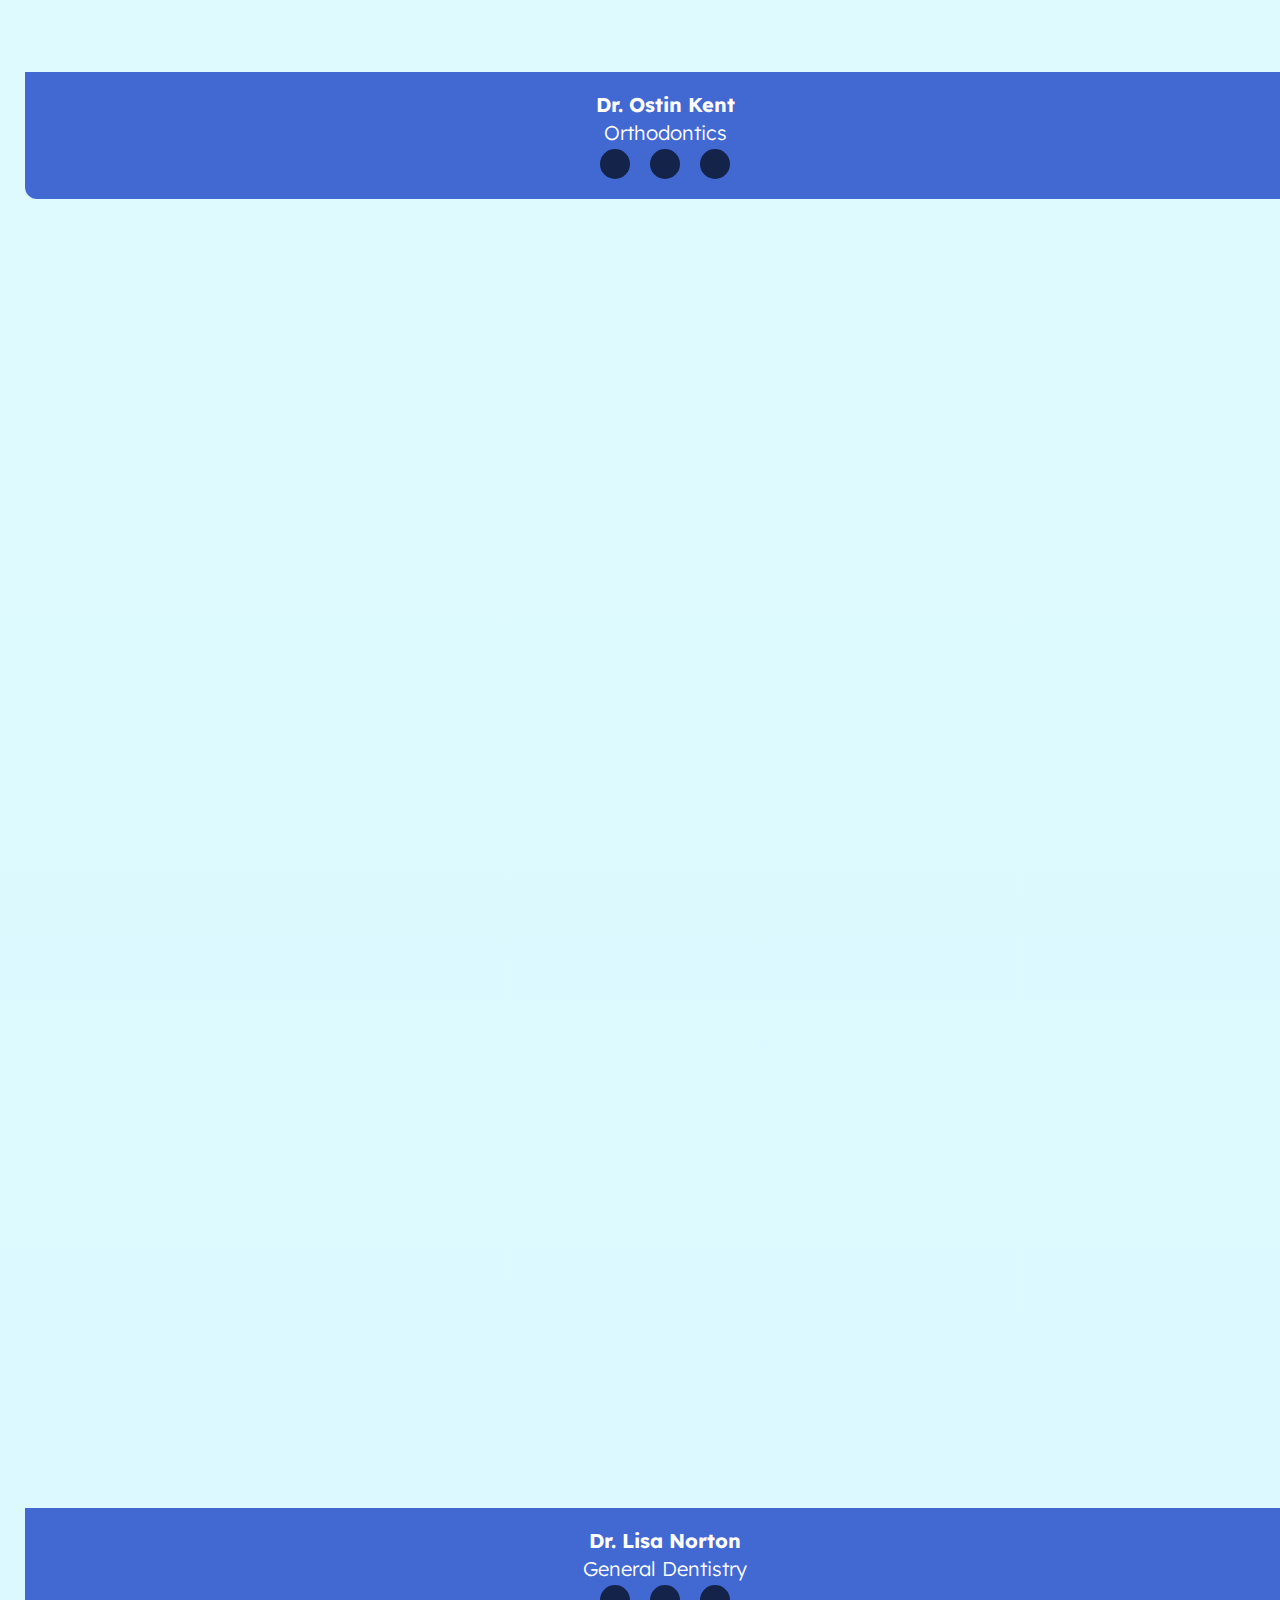
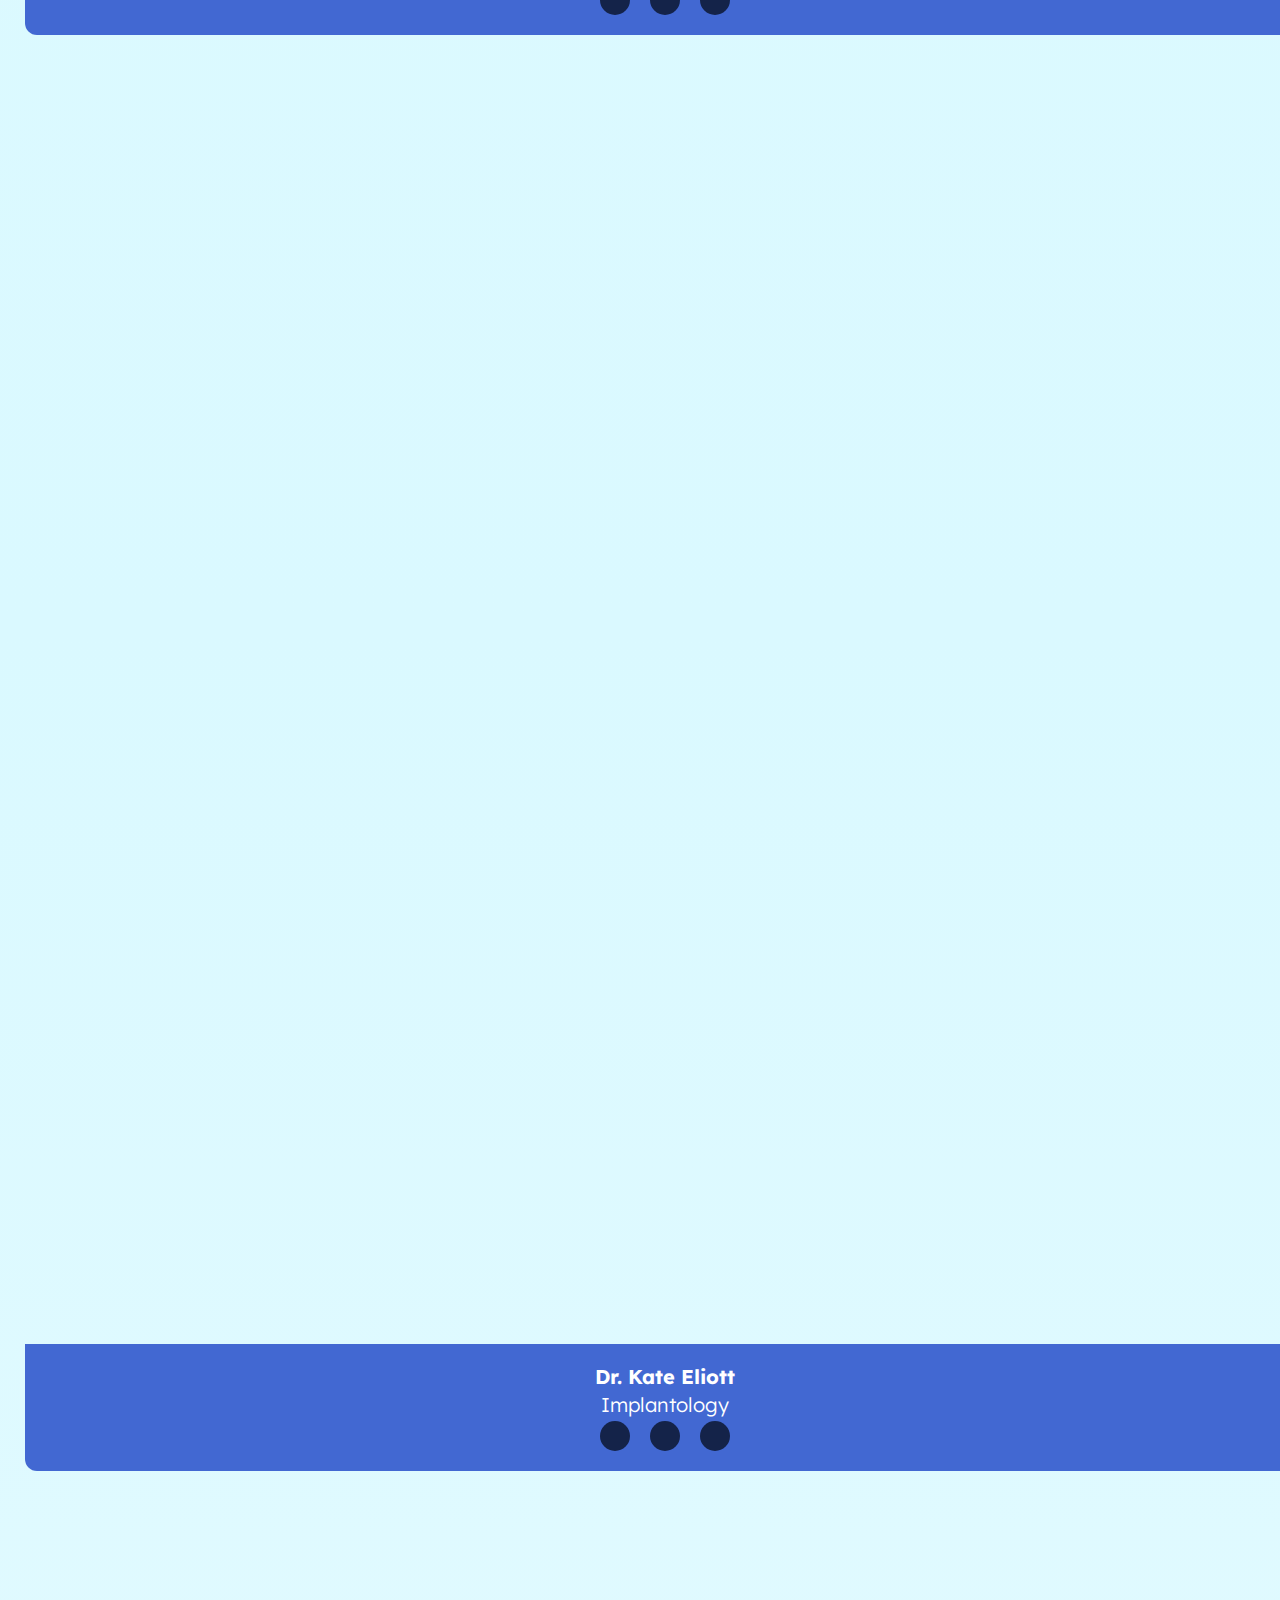
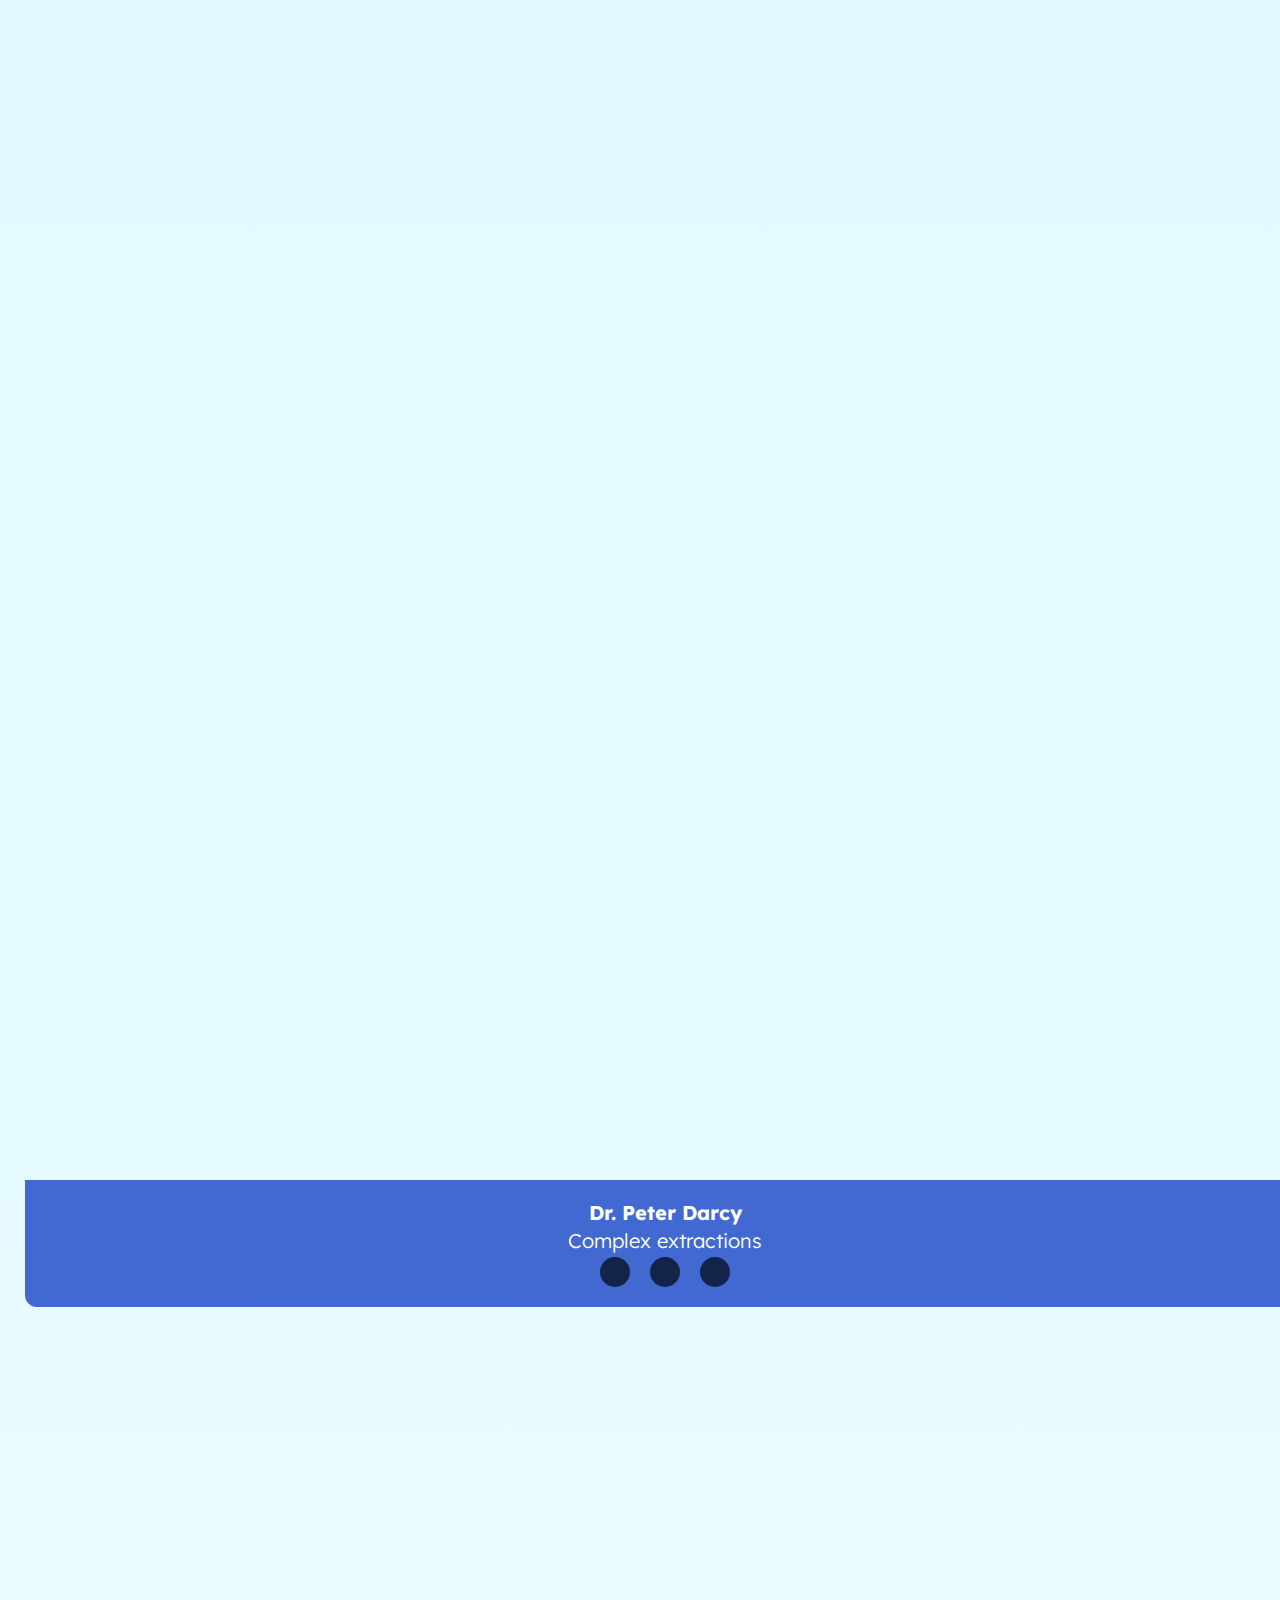
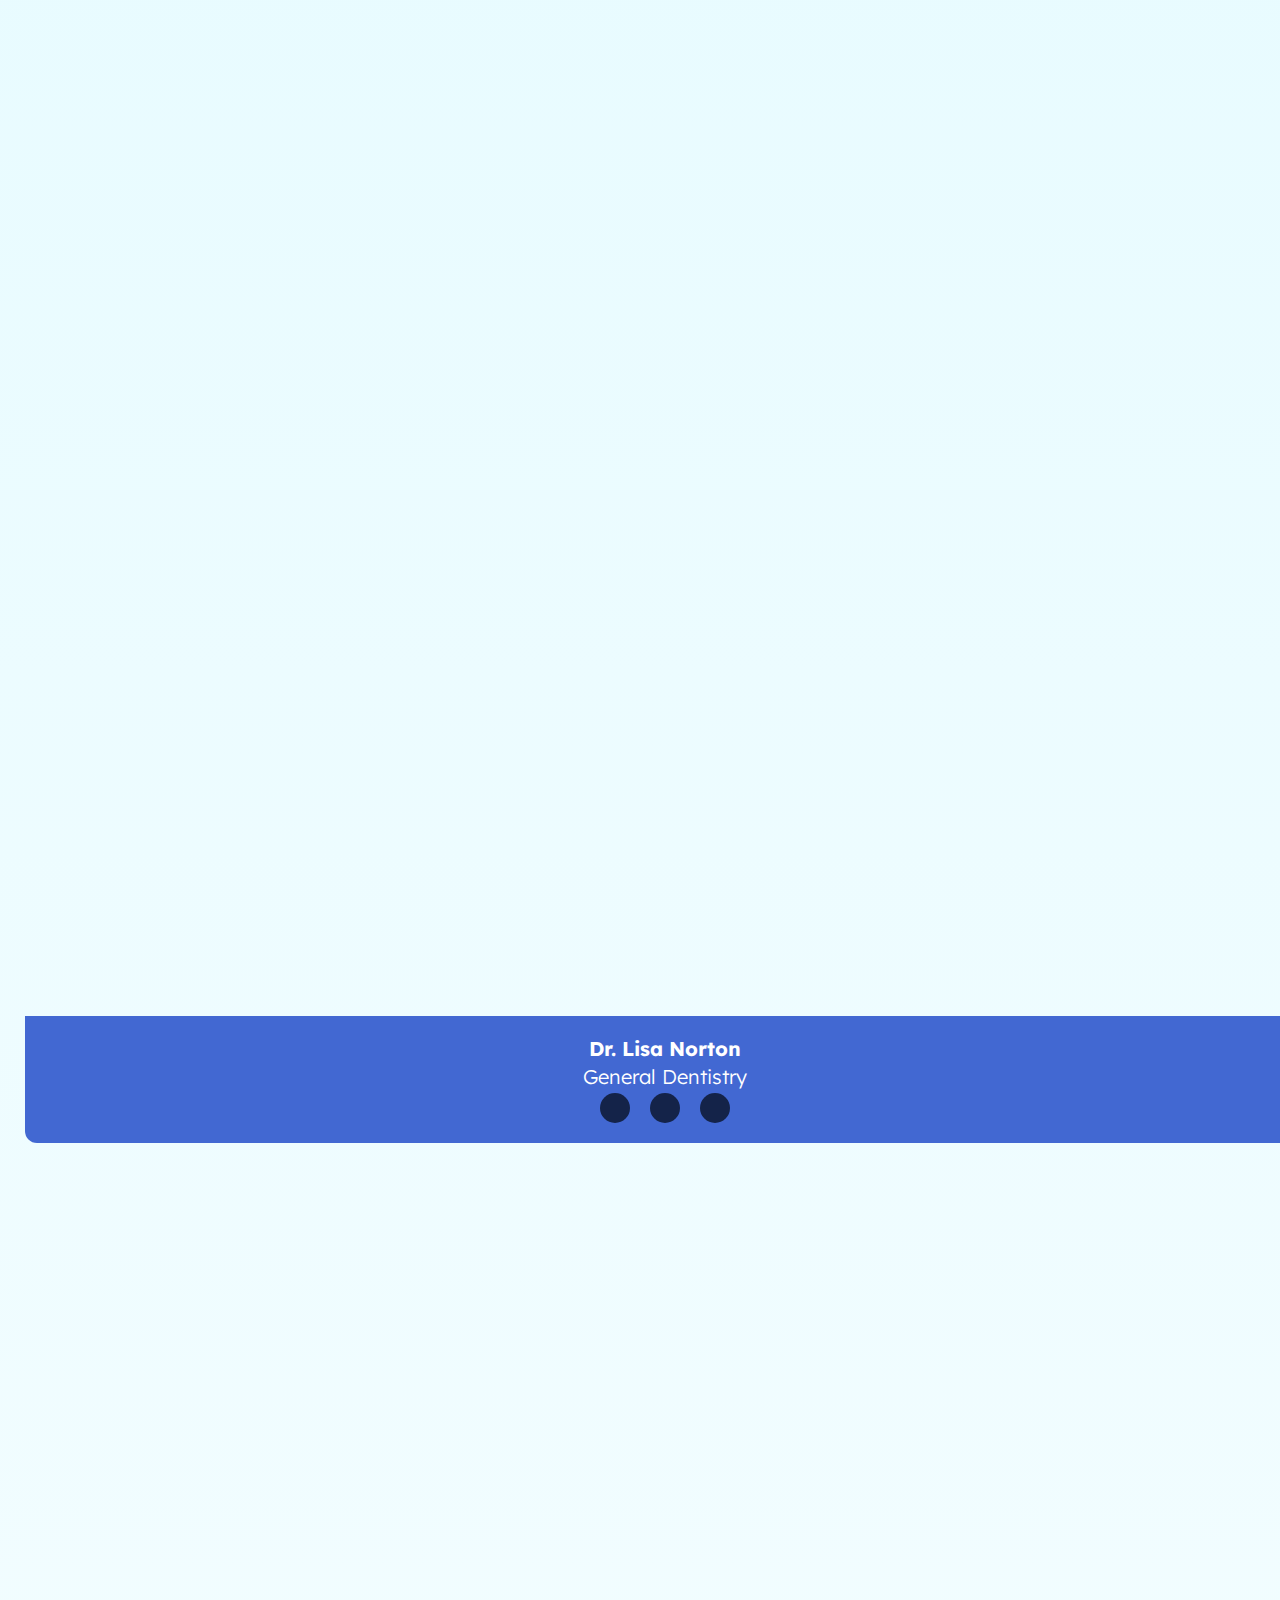
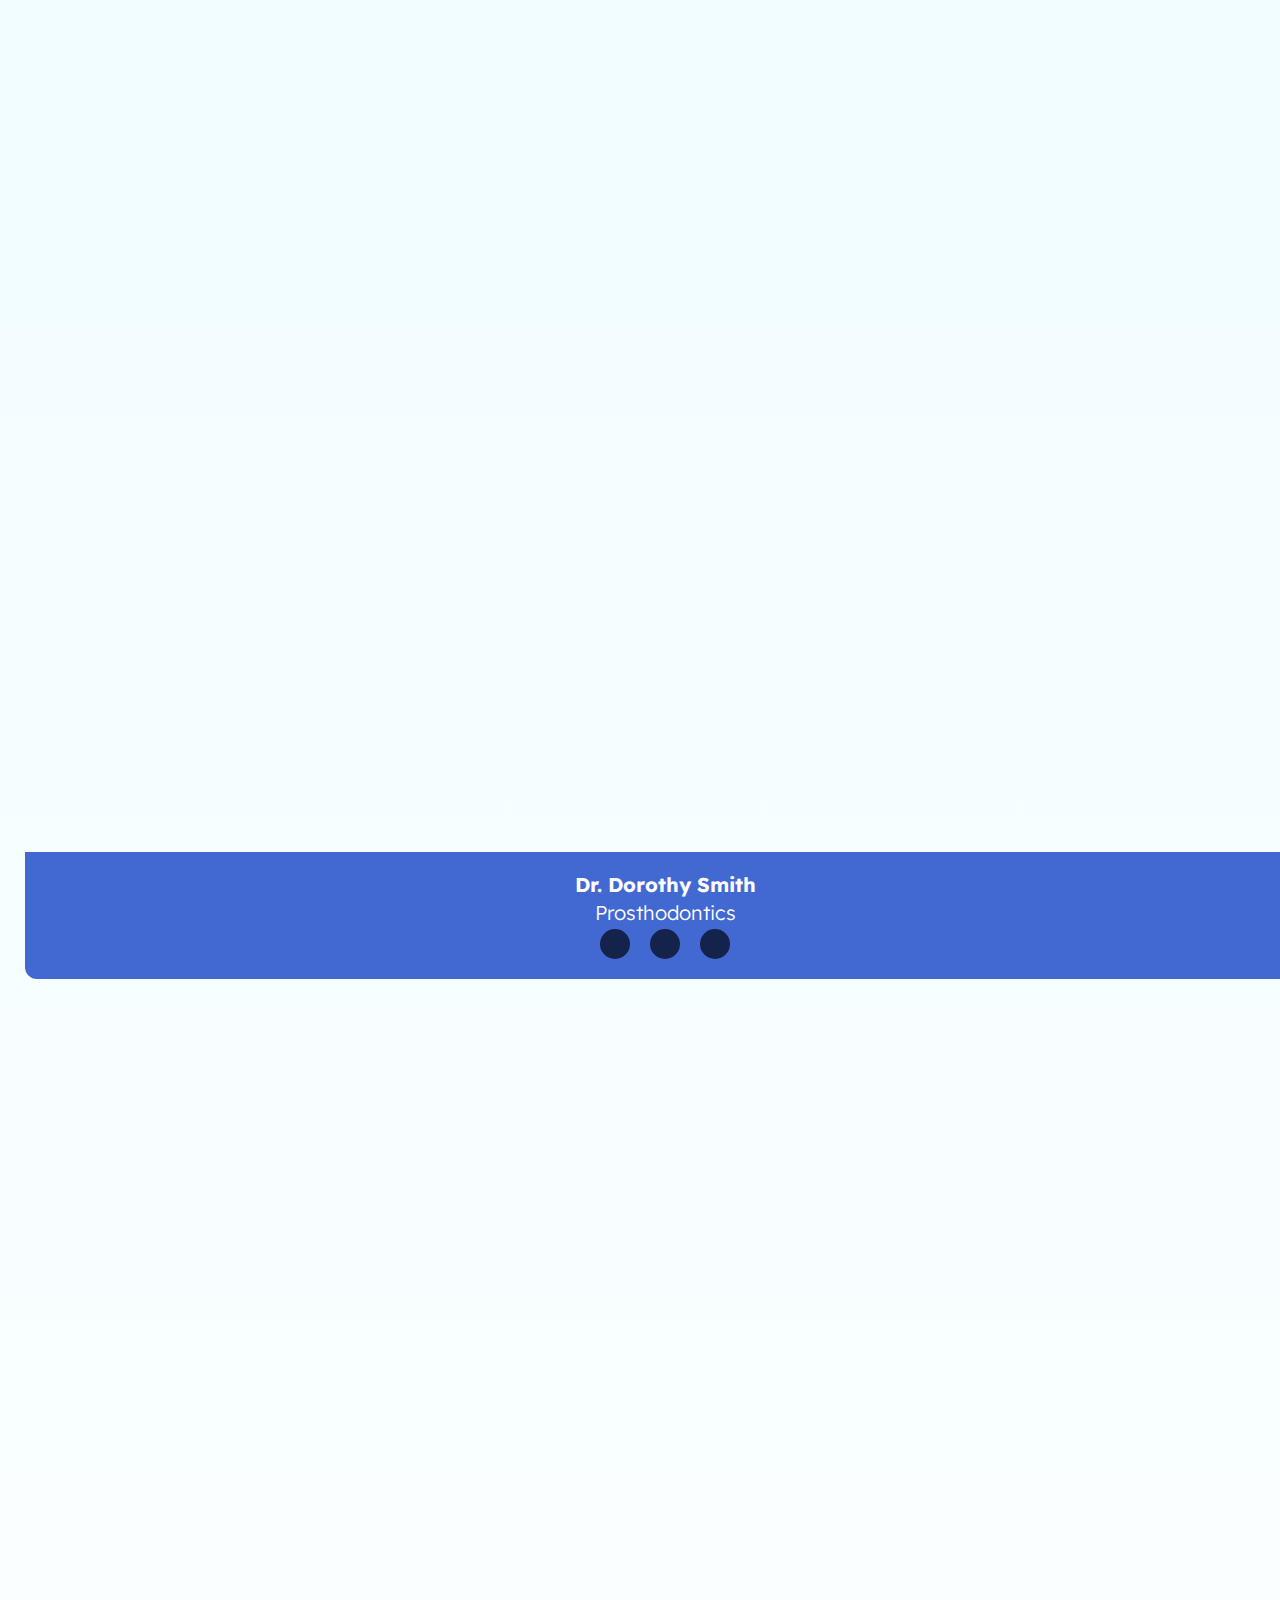
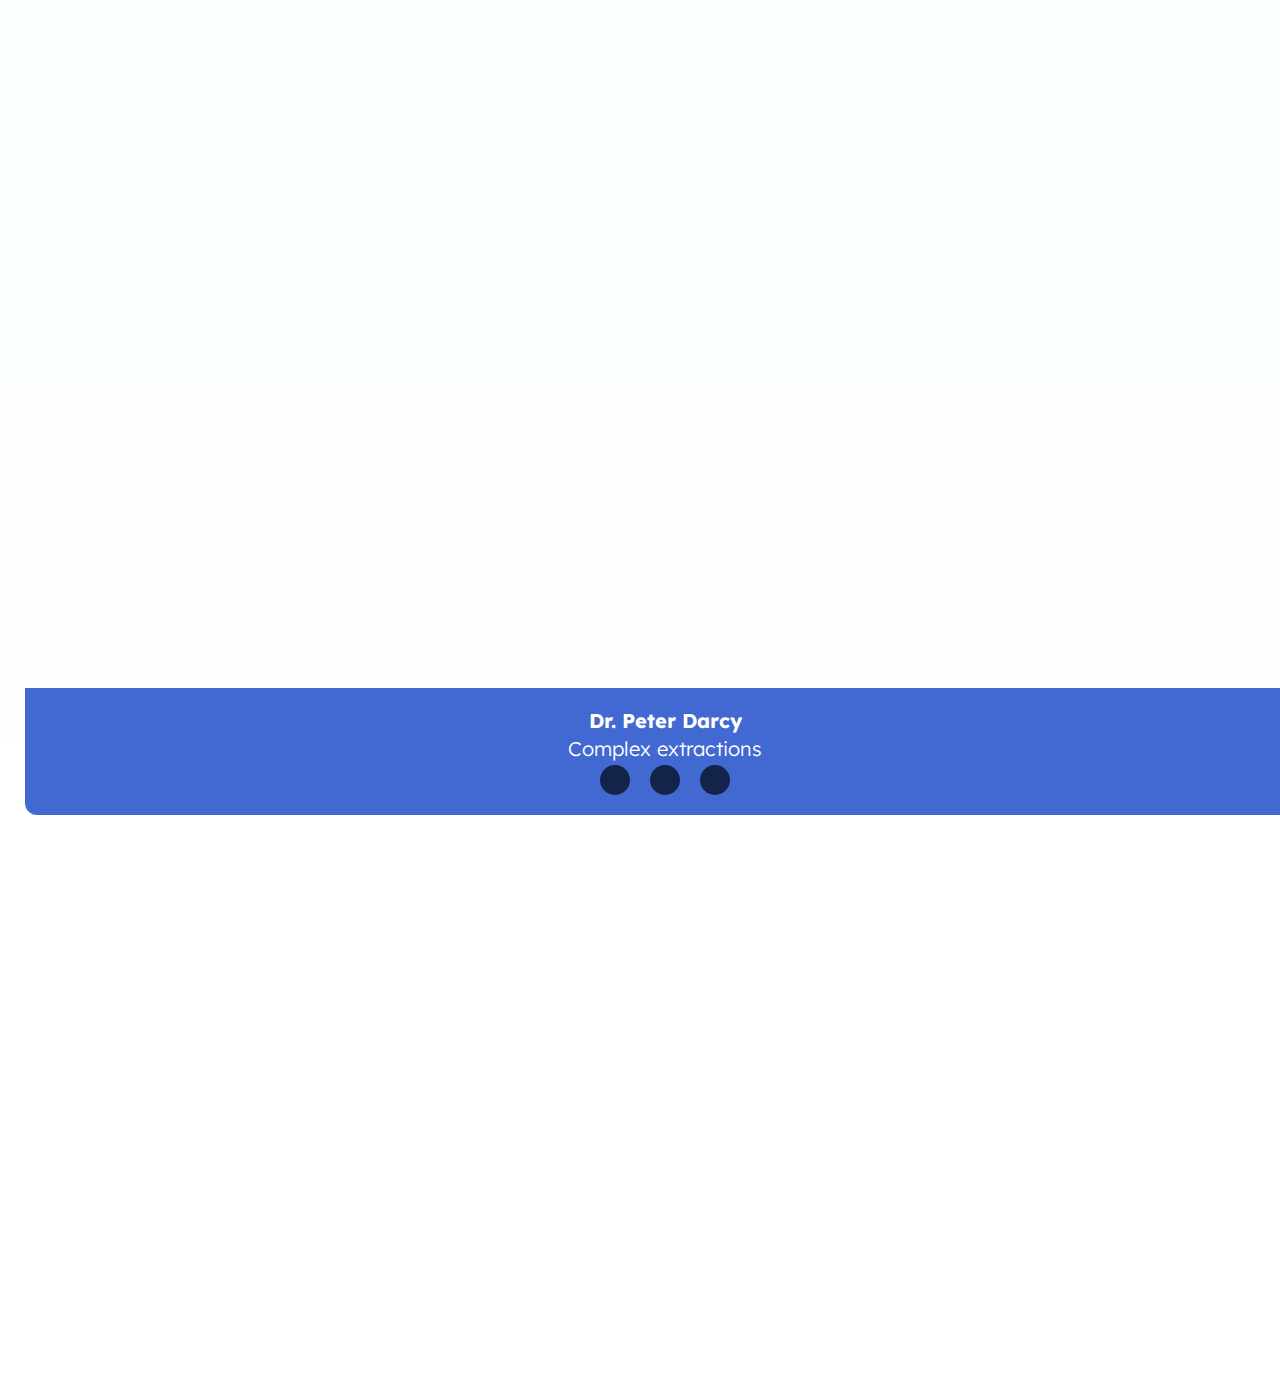
<file: Medical.html>
<!DOCTYPE html>
<html lang="en">
  <head>
    <meta charset="UTF-8" />
    <meta name="viewport" content="width=device-width, initial-scale=1.0" />
    <link rel="icon" type="image/x-icon" href="/assets/image/favicon.ico" />
    <!-- bootstrap cdn -->
    <link
      href="https://cdn.jsdelivr.net/npm/bootstrap@5.3.2/dist/css/bootstrap.min.css"
      rel="stylesheet"
      integrity="sha384-T3c6CoIi6uLrA9TneNEoa7RxnatzjcDSCmG1MXxSR1GAsXEV/Dwwykc2MPK8M2HN"
      crossorigin="anonymous"
    />
    <!-- fontawesome cdn -->
    <link
      rel="stylesheet"
      href="https://cdnjs.cloudflare.com/ajax/libs/font-awesome/6.5.1/css/all.min.css"
      integrity="sha512-DTOQO9RWCH3ppGqcWaEA1BIZOC6xxalwEsw9c2QQeAIftl+Vegovlnee1c9QX4TctnWMn13TZye+giMm8e2LwA=="
      crossorigin="anonymous"
      referrerpolicy="no-referrer"
    />
    <!-- wow -->
     <link rel="stylesheet" href="css/libs/animate.css">
    <title>Dental</title>
    <link rel="stylesheet" href="style.css" />
  </head>
  <body>
    <div class="treatments">
      <div class="filter shakeX">
        <header
          class="wow slideInleft"
          data-wow-duration="2s"
          data-wow-iteration="5"
        >
          <div class="logo">
            <img src="assets/image/logo.png" alt="" />
          </div>
          <div class="icon">
            <i class="fa-solid fa-bars-staggered"></i>
          </div>
          <nav>
            <a target="_blank" href="index.html">Pages</a>
            <a target="_blank" href="apout.html">About Center</a>
            <a target="_blank" href="Treatments.html">Treatments</a>
            <a target="_blank" href="fees.html">Fees</a>
            <a target="_blank" href="Medical.html">Medical Team</a>
            <a target="_blank" href="Shop.html">Shop</a>
            <a target="_blank" href="Contact.html">Contact Us</a>
            <button>Emergency Call</button>
          </nav>
        </header>
        <div class="hero-treatments">
          <h3>Meet Our <span>Medical Team</span></h3>
          <p>
            We are a private health care dedicated to providing quality dental
            care in cosmetic, restorative, and general dentistry.
          </p>
        </div>
      </div>
    </div>
    <div class="or">
      <div class="text-mecical">
        <h3>Meet Our <span>Medical Team</span></h3>
        <p>
          We are a private health care dedicated to providing quality dental
          care in cosmetic, restorative, and general dentistry.
        </p>
      </div>
      <div class="container">
        <div class="row">
          <div class="col-lg-4 col-md-6 col-md-12">
            <div class="view gapCards">
              <div class="doctor-img">
                <img class=" wow animate__animated bounceInLeft" src="assets/image/doctor-5-768x768.png" alt="" data-wow-duration ="3s" />
              </div>
              <div class="text-doctor">
                <h3>Dr. Lisa Norton</h3>
                <p>General Dentistry</p>
                <div class="icons">
                  <div class="ilink">
                    <i class="fa-brands fa-facebook"></i>
                  </div>
                  <div class="ilink">
                    <i class="fa-brands fa-instagram"></i>
                  </div>
                  <div class="ilink">
                    <i class="fa-brands fa-twitter"></i>
                  </div>
                </div>
              </div>
            </div>
          </div>
          <div class="col-lg-4 col-md-6 col-md-12">
            <div class="view gapCards">
              <div class="doctor-img">
                <img class=" wow animate__animated fadeInDown"  src="assets/image/doctor-1.png" alt="" data-wow-duration ="3s" />
              </div>
              <div class="text-doctor">
                <h3>Dr. Dorothy Smith</h3>
                <p>Prosthodontics</p>
                <div class="icons">
                  <div class="ilink">
                    <i class="fa-brands fa-facebook"></i>
                  </div>
                  <div class="ilink">
                    <i class="fa-brands fa-instagram"></i>
                  </div>
                  <div class="ilink">
                    <i class="fa-brands fa-twitter"></i>
                  </div>
                </div>
              </div>
            </div>
          </div>
          <div class="col-lg-4 col-md-6 col-md-12">
            <div class="view gapCards">
              <div class="doctor-img">
                <img class="wow animate__animated bounceInRight" src="assets/image/doctor-3-768x768.png" alt="" data-wow-duration ="3s"/>
              </div>
              <div class="text-doctor">
                <h3>Dr. Ostin Kent</h3>
                <p>Orthodontics</p>
                <div class="icons">
                  <div class="ilink">
                    <i class="fa-brands fa-facebook"></i>
                  </div>
                  <div class="ilink">
                    <i class="fa-brands fa-instagram"></i>
                  </div>
                  <div class="ilink">
                    <i class="fa-brands fa-twitter"></i>
                  </div>
                </div>
              </div>
            </div>
          </div>
          <div class="col-lg-4 col-md-6 col-md-12">
            <div class="view gapCards">
              <div class="doctor-img">
                <img class="wow animate__animated bounceInLeft" src="assets/image/doctor-7-768x768.png" alt="" data-wow-duration="3s" />
              </div>
              <div class="text-doctor">
                <h3>Dr. Lisa Norton</h3>
                <p>General Dentistry</p>
                <div class="icons">
                  <div class="ilink">
                    <i class="fa-brands fa-facebook"></i>
                  </div>
                  <div class="ilink">
                    <i class="fa-brands fa-instagram"></i>
                  </div>
                  <div class="ilink">
                    <i class="fa-brands fa-twitter"></i>
                  </div>
                </div>
              </div>
            </div>
          </div>
          <div class="col-lg-4 col-md-6 col-md-12">
            <div class="view gapCards">
              <div class="doctor-img">
                <img class="wow animate__animated fadeInDown" src="assets/image/doctor-2-768x768.png" alt="" data-wow-duration ="3s"/>
              </div>
              <div class="text-doctor">
                <h3>Dr. Kate Eliott</h3>
                <p>Implantology</p>
                <div class="icons">
                  <div class="ilink">
                    <i class="fa-brands fa-facebook"></i>
                  </div>
                  <div class="ilink">
                    <i class="fa-brands fa-instagram"></i>
                  </div>
                  <div class="ilink">
                    <i class="fa-brands fa-twitter"></i>
                  </div>
                </div>
              </div>
            </div>
          </div>
          <div class="col-lg-4 col-md-6 col-md-12">
            <div class="view gapCards">
              <div class="doctor-img">
                <img class="wow animate__animated bounceInRight" src="assets/image/doctor-6-768x768.png" alt="" data-wow-duration="3s" />
              </div>
              <div class="text-doctor">
                <h3>Dr. Peter Darcy</h3>
                <p>Complex extractions</p>
                <div class="icons">
                  <div class="ilink">
                    <i class="fa-brands fa-facebook"></i>
                  </div>
                  <div class="ilink">
                    <i class="fa-brands fa-instagram"></i>
                  </div>
                  <div class="ilink">
                    <i class="fa-brands fa-twitter"></i>
                  </div>
                </div>
              </div>
            </div>
          </div>
          <div class="col-lg-4 col-md-6 col-md-12">
            <div class="view gapCards">
              <div class="doctor-img">
                <img class="wow animate__animated bounceInLeft" src="assets/image/doctor-4-768x768.png" alt="" data-wow-duration="3s"/>
              </div>
              <div class="text-doctor">
                <h3>Dr. Lisa Norton</h3>
                <p>General Dentistry</p>
                <div class="icons">
                  <div class="ilink">
                    <i class="fa-brands fa-facebook"></i>
                  </div>
                  <div class="ilink">
                    <i class="fa-brands fa-instagram"></i>
                  </div>
                  <div class="ilink">
                    <i class="fa-brands fa-twitter"></i>
                  </div>
                </div>
              </div>
            </div>
          </div>
          <div class="col-lg-4 col-md-6 col-md-12">
            <div class="view gapCards">
              <div class="doctor-img">
                <img class="wow animate__animated fadeInDown" src="assets/image/ovirugnv.png" alt="" data-wow-duration="3s"/>
              </div>
              <div class="text-doctor">
                <h3>Dr. Dorothy Smith</h3>
                <p>Prosthodontics</p>
                <div class="icons">
                  <div class="ilink">
                    <i class="fa-brands fa-facebook"></i>
                  </div>
                  <div class="ilink">
                    <i class="fa-brands fa-instagram"></i>
                  </div>
                  <div class="ilink">
                    <i class="fa-brands fa-twitter"></i>
                  </div>
                </div>
              </div>
            </div>
          </div>
          <div class="col-lg-4 col-md-6 col-md-12">
            <div class="view gapCards">
              <div class="doctor-img">
                <img class="wow animate__animated bounceInRight" src="assets/image/iruhvrg.png" alt="" data-wow-duration="3s"/>
              </div>
              <div class="text-doctor">
                <h3>Dr. Peter Darcy</h3>
                <p>Complex extractions</p>
                <div class="icons">
                  <div class="ilink">
                    <i class="fa-brands fa-facebook"></i>
                  </div>
                  <div class="ilink">
                    <i class="fa-brands fa-instagram"></i>
                  </div>
                  <div class="ilink">
                    <i class="fa-brands fa-twitter"></i>
                  </div>
                </div>
              </div>
            </div>
          </div>
        </div>
      </div>
    </div>
    <div class="map">
            <iframe
              src="https://www.google.com/maps/embed?pb=!1m18!1m12!1m3!1d3453.843580631948!2d31.20675170869934!3d30.041345074820534!2m3!1f0!2f0!3f0!3m2!1i1024!2i768!4f13.1!3m3!1m2!1s0x1458472e6975bdc7%3A0xc8e7067e081db02!2sEraaSoft!5e0!3m2!1sen!2sus!4v1703161698181!5m2!1sen!2sus"
              max-width="50"
              height="450"
              style="border: 0"
              padding="20px"
              allowfullscreen=""
              loading="lazy"
              referrerpolicy="no-referrer-when-downgrade"
            ></iframe>
    </div>
     <!-- Include Wow.js CDN link -->
     <script src="dist/wow.min.js"></script>
     <script>
               new WOW().init();
     </script>
    <script src="main.js"></script>
    <!-- bootstrap cdn -->
    <script
      src="https://cdn.jsdelivr.net/npm/bootstrap@5.3.2/dist/js/bootstrap.bundle.min.js"
      integrity="sha384-C6RzsynM9kWDrMNeT87bh95OGNyZPhcTNXj1NW7RuBCsyN/o0jlpcV8Qyq46cDfL"
      crossorigin="anonymous"
    ></script>
  </body>
</html>
</file>
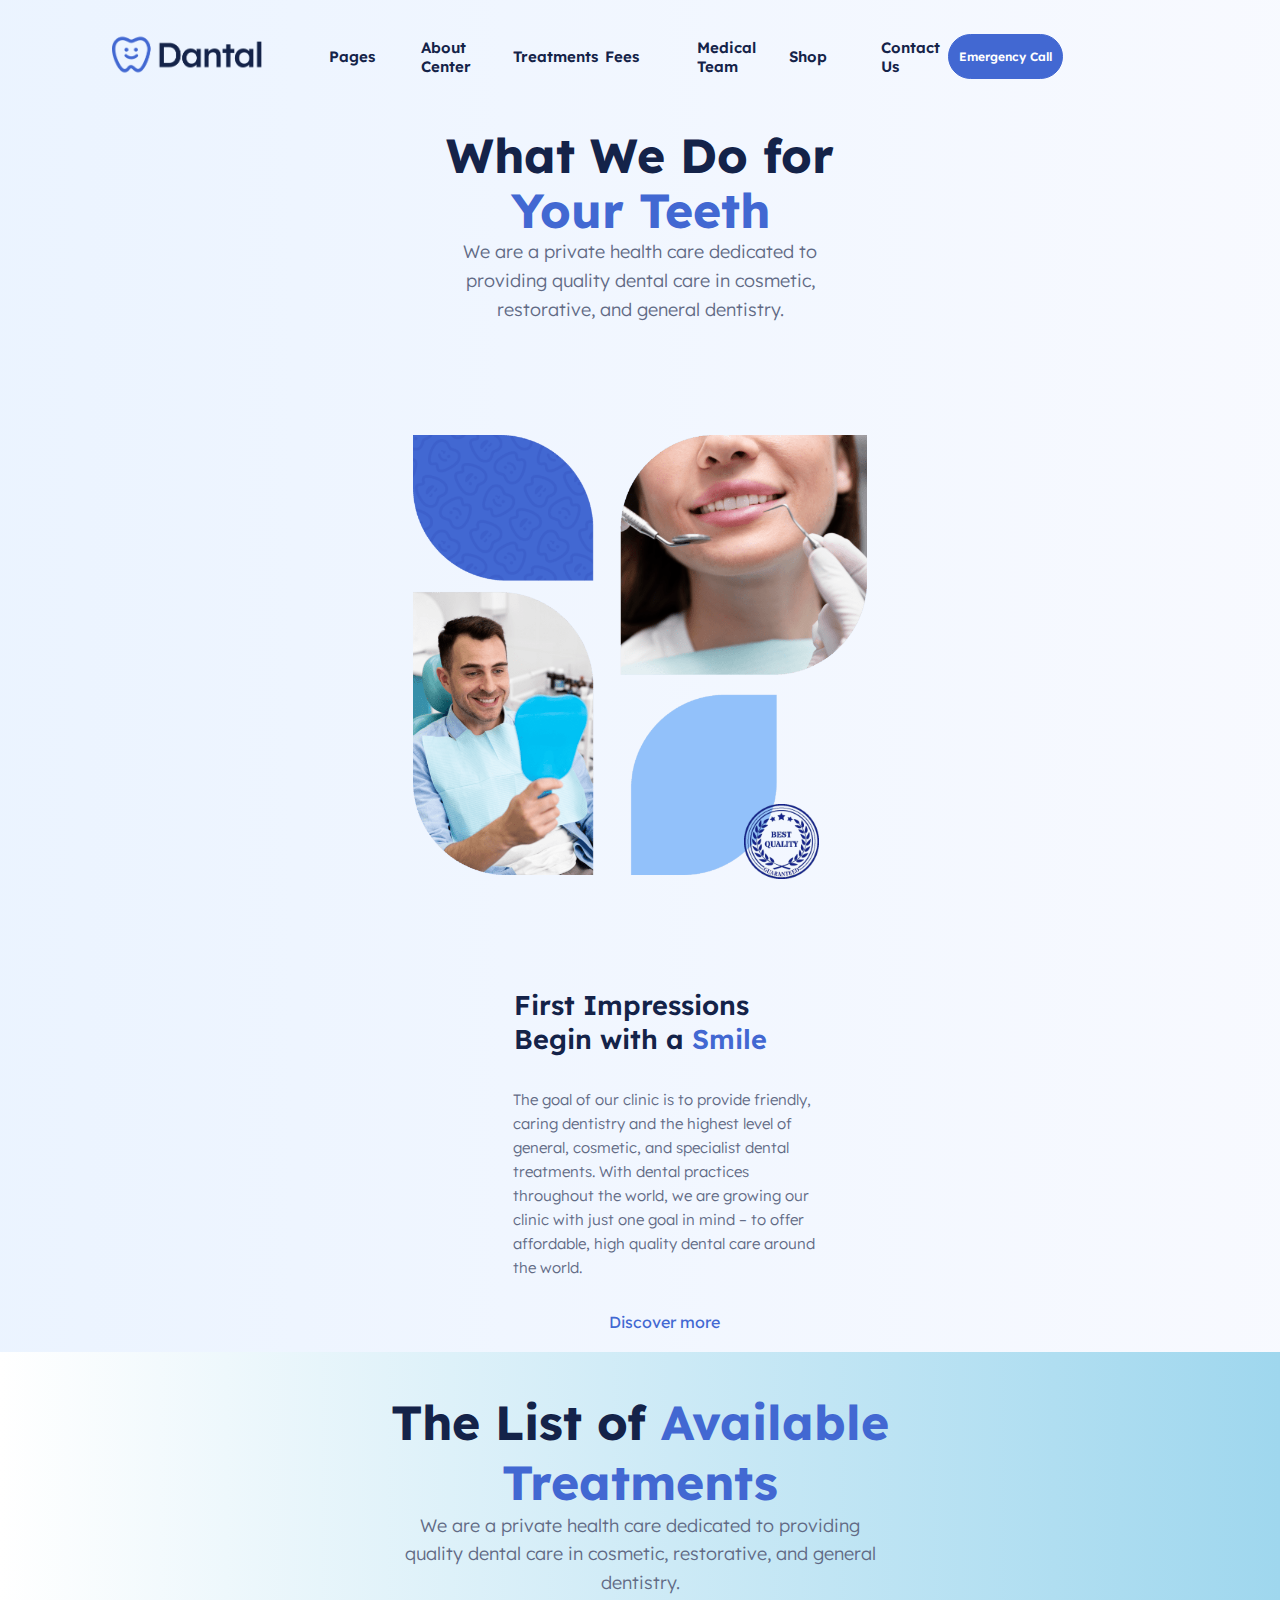
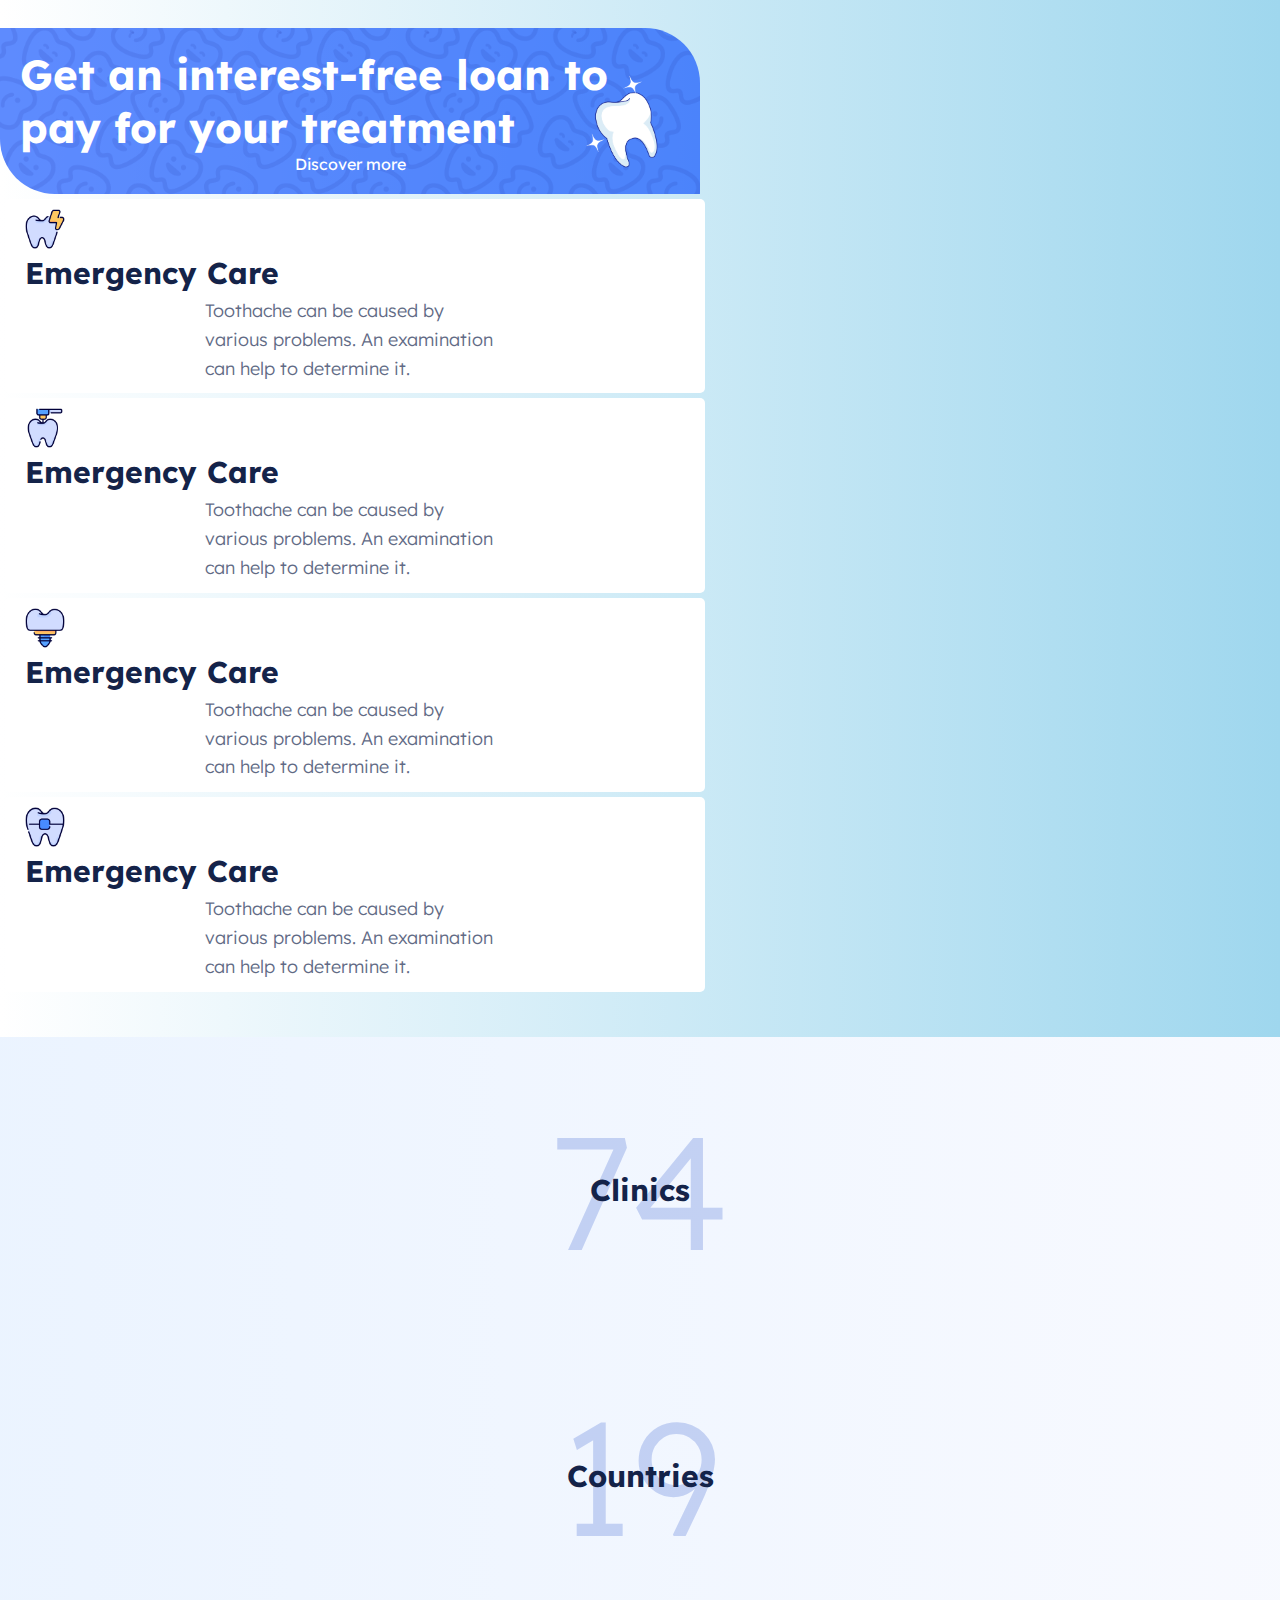
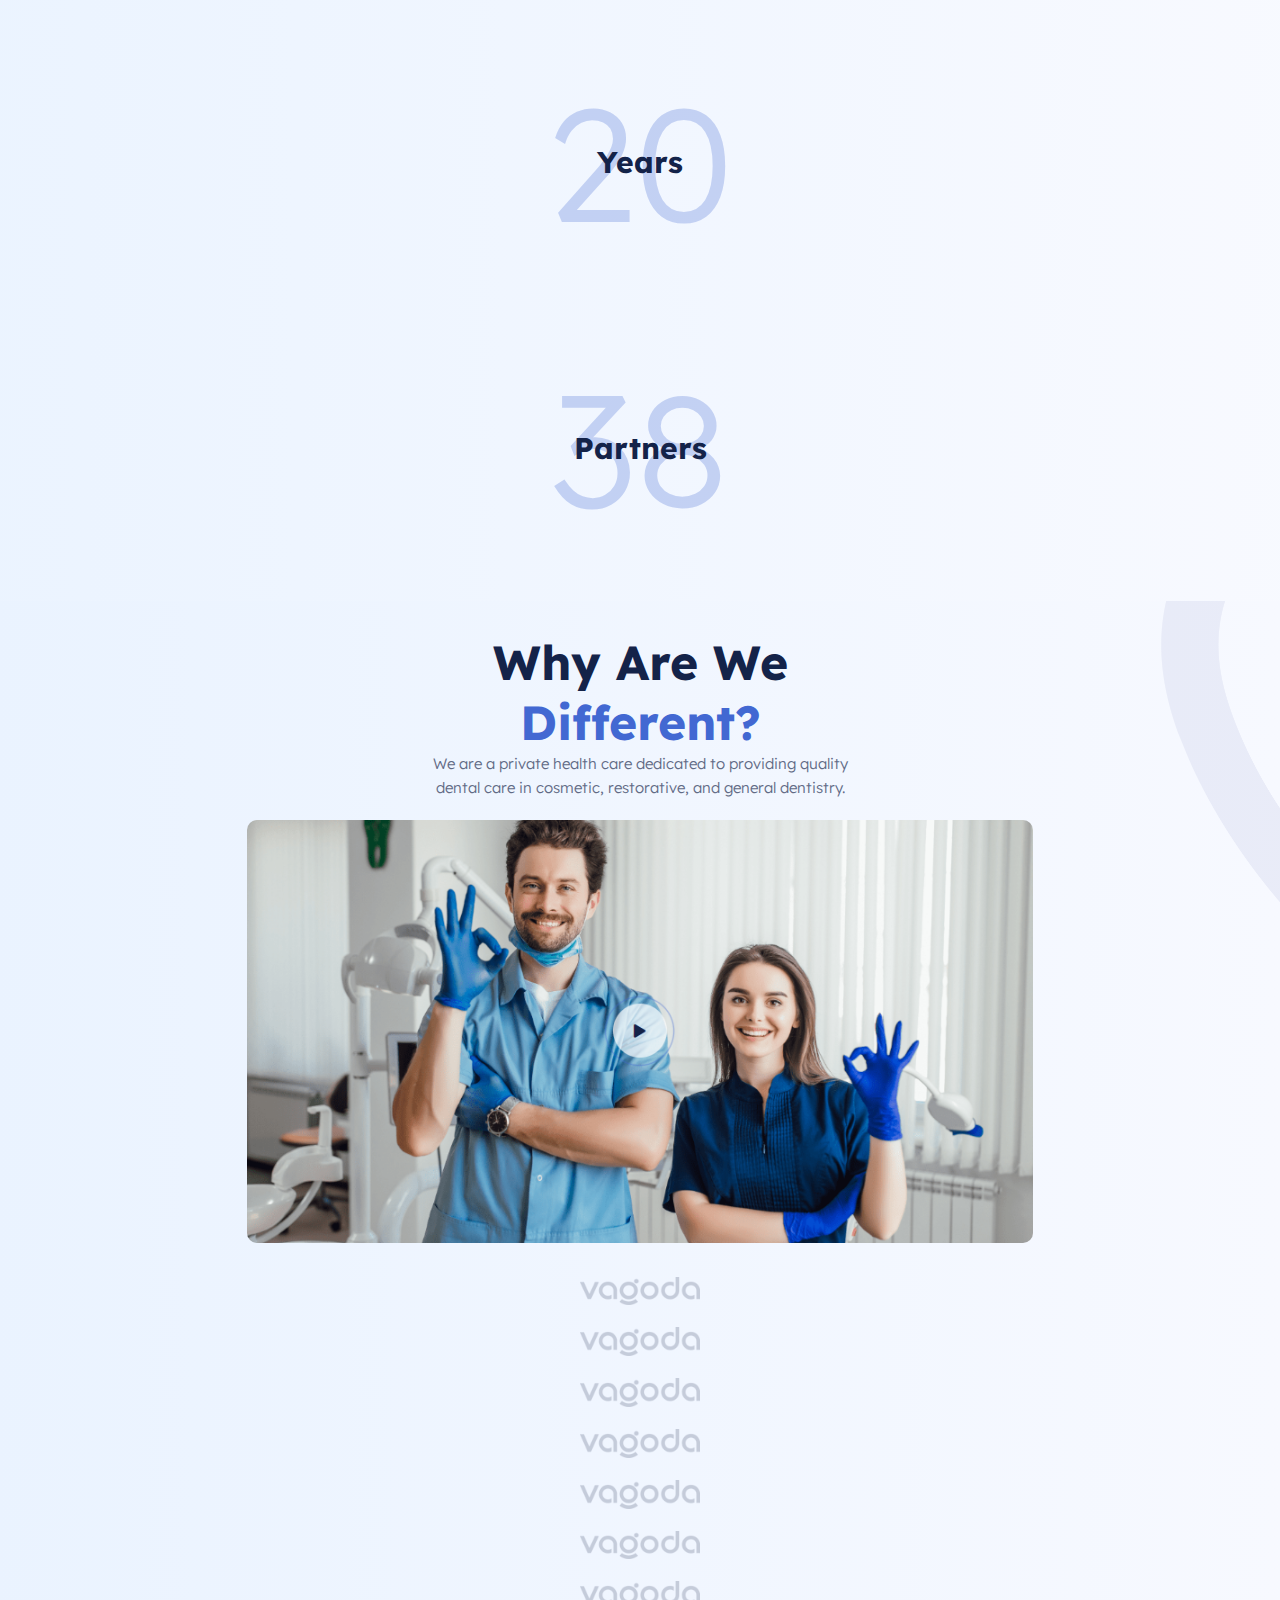
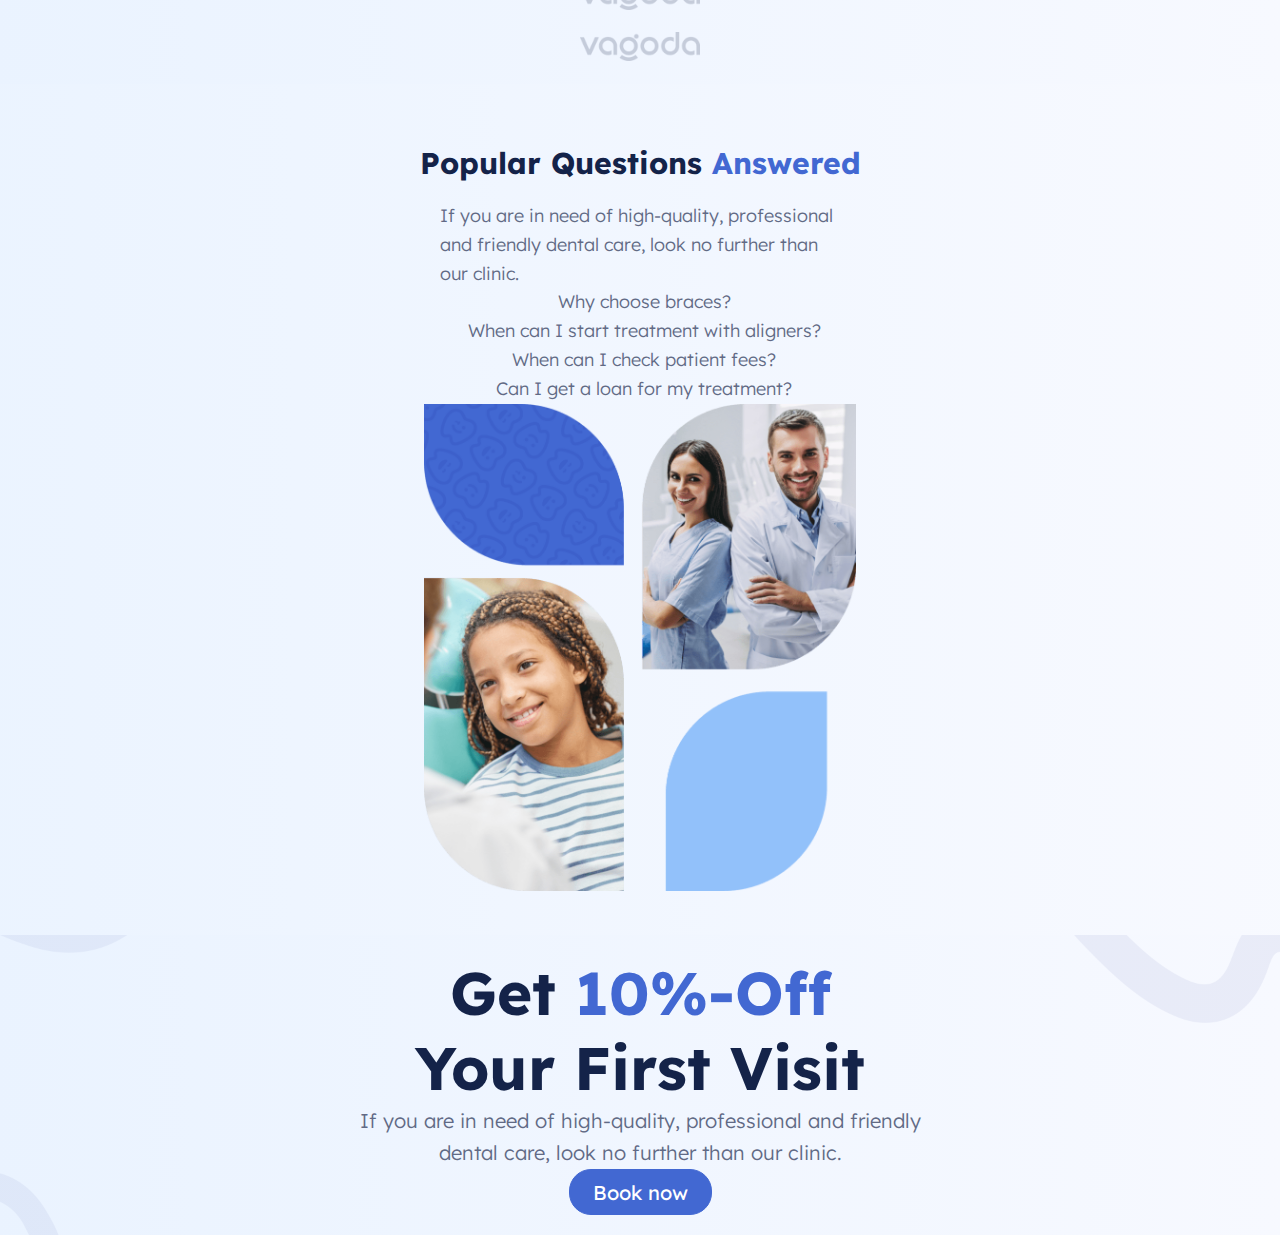
<file: Treatments.html>
<!DOCTYPE html>
<html lang="en">
<head>
    <meta charset="UTF-8">
    <meta name="viewport" content="width=device-width, initial-scale=1.0">
    <link rel="icon" type="image/x-icon" href="/assets/image/favicon.ico">
    <!-- bootstrap cdn -->
    <link href="https://cdn.jsdelivr.net/npm/bootstrap@5.3.2/dist/css/bootstrap.min.css" rel="stylesheet" integrity="sha384-T3c6CoIi6uLrA9TneNEoa7RxnatzjcDSCmG1MXxSR1GAsXEV/Dwwykc2MPK8M2HN" crossorigin="anonymous">
    <!-- fontawesome cdn -->
    <link
      rel="stylesheet"
      href="https://cdnjs.cloudflare.com/ajax/libs/font-awesome/6.5.1/css/all.min.css"
      integrity="sha512-DTOQO9RWCH3ppGqcWaEA1BIZOC6xxalwEsw9c2QQeAIftl+Vegovlnee1c9QX4TctnWMn13TZye+giMm8e2LwA=="
      crossorigin="anonymous"
      referrerpolicy="no-referrer"/>
      <!-- animate cdn -->
      <link
      rel="stylesheet"
      href="https://cdnjs.cloudflare.com/ajax/libs/animate.css/4.1.1/animate.min.css"
      />
    <title>Dental</title>
    <link rel="stylesheet" href="style.css" />
</head>
<body>
    <div class="treatments">
        <div class="filter shakeX">
          <header>
            <div class="logo">
              <img src="assets/image/logo.png" alt="" />
            </div>
            <div class="icon">
              <i class="fa-solid fa-bars-staggered"></i>
            </div>
            <nav>
              <a target="_blank" href="index.html">Pages</a>
              <a target="_blank" href="apout.html">About Center</a>
              <a target="_blank" href="Treatments.html">Treatments</a>
              <a target="_blank" href="fees.html">Fees</a>
              <a target="_blank" href="Medical.html">Medical Team</a>
              <a target="_blank" href="Shop.html">Shop</a>
              <a target="_blank" href="Contact.html">Contact Us</a>
              <button>Emergency Call</button>
            </nav>
          </header>
          <div class="hero-treatments">
            
              <h3>What We Do for <span>Your Teeth</span></h3>
              <p>We are a private health care dedicated to providing quality
                 dental care in cosmetic, restorative, and 
                 general dentistry.</p>
            
          </div>
          <!-- cosmetic start -->
          <div class="cosmetic">
            <div class="container">
              <div class="row">
                <div class="col-lg-6 col-md-12">
                  <div class="image">
                    <div class="layers">
                      <img src="assets/image/dentalRepair.png" alt="">
                    <img class="seal" src="assets/image/seal-0.png" alt="">
                    </div>
                  </div>
                </div>
                <div class="col-lg-6 col-md-12">
                  <div class="cosmetic-text">
                    <h3>First Impressions Begin with a <span>Smile</span></h3>
                    <p>The goal of our clinic is to provide friendly, caring dentistry and the highest level of general, cosmetic, and specialist dental treatments. With dental practices throughout the world, we are growing our clinic with just one goal in mind – to offer affordable, high quality dental care around the world.</p>
                    <span>Discover more <i class="fa-solid fa-angles-right"></i></span>
                  </div>
                </div>
              </div>
            </div>
          </div>
          <!-- cosmetic end -->
          <!-- Available start -->
          <div class="available wow slideInLeft">
            <div class="container">
              <div class="row">
                <div class="col">
                  <div class="available-text">
                    <h3>The List of <span>Available Treatments</span></h3>
                    <p>We are a private health care dedicated to providing quality dental
                      care in cosmetic, restorative, and general dentistry.</p>
                  </div>
                </div>
              </div>
              <div class="row">
                <div class="col-lg-8 md-4">
                  <div class="text-ava">
                    <div class="ava-filter">
                      <h3>Get an interest-free loan to pay for your treatment</h3>
                      <span>Discover more <i class="fa-solid fa-angles-right"></i></span>
                      <img src="assets/image/toth.png" alt="">
                    </div>
                  </div>
                </div>
                <div class="col-lg-4 md-4">
                  <div class="Dentistry">
                    <img src="assets/image/decay.png" alt="">
                    <h3>Emergency Care</h3>
                    <p>Toothache can be caused by various problems. An examination can help to determine it.</p>
                  </div>
                </div>
                <div class="col-lg-4 md-4">
                  <div class="Dentistry">
                    <img src="assets/image/dental-surgery.png" alt="">
                    <h3>Emergency Care</h3>
                    <p>Toothache can be caused by various problems. An examination can help to determine it.</p>
                  </div>
                </div>
                <div class="col-lg-4 md-4">
                  <div class="Dentistry">
                    <img src="assets/image/dental-implant.png" alt="">
                    <h3>Emergency Care</h3>
                    <p>Toothache can be caused by various problems. An examination can help to determine it.</p>
                  </div>
                </div>
                <div class="col-lg-4 md-4">
                  <div class="Dentistry">
                    <img src="assets/image/braces.png" alt="">
                    <h3>Emergency Care</h3>
                    <p>Toothache can be caused by various problems. An examination can help to determine it.</p>
                  </div>
                </div>
              </div>
            </div>
          </div>
          <!-- Available end -->
          <!-- Medical Team end -->
    <div class="numbers">
      <div class="container">
        <div class="row">
          <div class="col-lg-3 col-md-6 col-sm-12">
            <div class="num">
              <h3>Clinics</h3>
              <p>74</p>
            </div>
          </div>
          <div class="col-lg-3 col-md-6 col-sm-12">
            <div class="num">
              <h3>Countries</h3>
              <p>19</p>
            </div>
          </div>
          <div class="col-lg-3 col-md-6 col-sm-12">
            <div class="num">
              <h3>Years</h3>
              <p>20</p>
            </div>
          </div>
          <div class="col-lg-3 col-md-6 col-sm-12">
            <div class="num">
              <h3>Partners</h3>
              <p>38</p>
            </div>
          </div>
        </div>
      </div>
    </div>
    <!-- numbers end -->
          <div class="Different-co">
            <div class="filter">
              <div class="Different">
                <h3>Why Are We <span>Different?</span></h3>
                <p>We are a private health care dedicated to providing quality dental care in cosmetic, restorative, and general dentistry.</p>
                <div class="photo">
                  <img src="assets/image/dif.png" alt="">
                </div>
              </div>
              <div class="logos">
            <div class="container">
              <div class="row">
                <div class="col-lg-3 col-md-6 col-sm-6">
                  <div class="logo">
                    <img src="assets/image/2.png" alt="">
                  </div>
                </div>
                <div class="col-lg-3 col-md-6 col-sm-6">
                  <div class="logo">
                    <img src="assets/image/2.png" alt="">
                  </div>
                </div>
                <div class="col-lg-3 col-md-6 col-sm-6">
                  <div class="logo">
                    <img src="assets/image/2.png" alt="">
                  </div>
                </div>
                <div class="col-lg-3 col-md-6 col-sm-6">
                  <div class="logo">
                    <img src="assets/image/2.png" alt="">
                  </div>
                </div>
                <div class="col-lg-3 col-md-6 col-sm-6">
                  <div class="logo">
                    <img src="assets/image/2.png" alt="">
                  </div>
                </div>
                <div class="col-lg-3 col-md-6 col-sm-6">
                  <div class="logo">
                    <img src="assets/image/2.png" alt="">
                  </div>
                </div>
                <div class="col-lg-3 col-md-6 col-sm-6">
                  <div class="logo">
                    <img src="assets/image/2.png" alt="">
                  </div>
                </div>
                <div class="col-lg-3 col-md-6 col-sm-6">
                  <div class="logo">
                    <img src="assets/image/2.png" alt="">
                  </div>
                </div>    
              </div>
            </div>
          </div>
            </div>
          </div>
          <!-- answered start -->
          <div class="answered">
            <div class="container">
              <div class="row">
                <div class="col-lg-6 col-md-12 col-sm-12">
                  <div class="answered-text">
                    <h3>Popular Questions <span>Answered</span></h3>
                    <p>If you are in need of high-quality, professional and friendly dental care, look no further than our clinic.</p>
                    <p><i class="fa-solid fa-plus"></i>Why choose braces?</p>
                    <p><i class="fa-solid fa-plus"></i>When can I start treatment with aligners?</p>
                    <p><i class="fa-solid fa-plus"></i>When can I check patient fees?</p>
                    <p><i class="fa-solid fa-plus"></i>Can I get a loan for my treatment?</p>
                  </div>
                </div>
                <div class="col-lg-6 col-md-12 col-sm-12">
                  <div class="answered-img">
                    <img src="assets/image/g4tgf4r-907x1024.png" alt="">
                  </div>
                </div>
              </div>
            </div>
          </div>
          <!-- answered end -->


         <!-- last fess start -->
         <div class="fees-section">
          <div class="filter-fees">
            <div class="provide">
                <div class="goal">
                    <h3>Get <span>10%-Off</span> Your First Visit</h3>
                <p>If you are in need of high-quality, professional and friendly dental care, look no further than our clinic.</p>
                <button>Book now</button>
                </div>
              </div>
          </div>
      </div>
      <!-- last fess end -->
      
          
          


          <script src="main.js"></script>
    <!-- bootstrap cdn -->
    <script src="https://cdn.jsdelivr.net/npm/bootstrap@5.3.2/dist/js/bootstrap.bundle.min.js" integrity="sha384-C6RzsynM9kWDrMNeT87bh95OGNyZPhcTNXj1NW7RuBCsyN/o0jlpcV8Qyq46cDfL" crossorigin="anonymous"></script>
</body>
</html>
</file>
<file: style.css>
@import url('https://fonts.googleapis.com/css2?family=Lexend+Deca:wght@100;200;300;400;500;600;700;800;900&display=swap');
*{
    margin: 0;
    padding: 0;
    box-sizing: border-box;
    font-family: 'Lexend Deca', sans-serif;
    text-decoration: none;
    list-style: none;
}
h3{
    color: #142349;
    font-size: 48px;
}
span{
    color: #4268d2;
    /* max-width: 200px; */
    /* text-align: start; */
    margin: auto;
}
p{
    color: #616A85;
    font-size: 18px;
    font-weight: 300;
    line-height: 1.6em;
    max-width: 420px;
    margin: auto;
}

/* hero section start */
/* loader start */
.sk-cube-grid {
    width: 40px;
    height: 40px;
    margin: 100px auto;
  }
  
  .sk-cube-grid .sk-cube {
    width: 33%;
    height: 33%;
    background-color: #ffffff;
    float: left;
    -webkit-animation: sk-cubeGridScaleDelay 1.3s infinite ease-in-out;
            animation: sk-cubeGridScaleDelay 1.3s infinite ease-in-out; 
  }
  .sk-cube-grid .sk-cube1 {
    -webkit-animation-delay: 0.2s;
            animation-delay: 0.2s; }
  .sk-cube-grid .sk-cube2 {
    -webkit-animation-delay: 0.3s;
            animation-delay: 0.3s; }
  .sk-cube-grid .sk-cube3 {
    -webkit-animation-delay: 0.4s;
            animation-delay: 0.4s; }
  .sk-cube-grid .sk-cube4 {
    -webkit-animation-delay: 0.1s;
            animation-delay: 0.1s; }
  .sk-cube-grid .sk-cube5 {
    -webkit-animation-delay: 0.2s;
            animation-delay: 0.2s; }
  .sk-cube-grid .sk-cube6 {
    -webkit-animation-delay: 0.3s;
            animation-delay: 0.3s; }
  .sk-cube-grid .sk-cube7 {
    -webkit-animation-delay: 0s;
            animation-delay: 0s; }
  .sk-cube-grid .sk-cube8 {
    -webkit-animation-delay: 0.1s;
            animation-delay: 0.1s; }
  .sk-cube-grid .sk-cube9 {
    -webkit-animation-delay: 0.2s;
            animation-delay: 0.2s; }
  
  @-webkit-keyframes sk-cubeGridScaleDelay {
    0%, 70%, 100% {
      -webkit-transform: scale3D(1, 1, 1);
              transform: scale3D(1, 1, 1);
    } 35% {
      -webkit-transform: scale3D(0, 0, 1);
              transform: scale3D(0, 0, 1); 
    }
  }
  
  @keyframes sk-cubeGridScaleDelay {
    0%, 70%, 100% {
      -webkit-transform: scale3D(1, 1, 1);
              transform: scale3D(1, 1, 1);
    } 35% {
      -webkit-transform: scale3D(0, 0, 1);
              transform: scale3D(0, 0, 1);
    } 
  }
#loader{
    background-color: #4268d2;
    position: fixed;
    z-index: 8;
    top: 0;
    left: 0;
    height: 100vh;
    width: 100%;
    display: flex;
    flex-direction: column;
    flex-wrap: nowrap;
    align-content: center;
    align-items: center;
    justify-content: center;
}
  

/* loader end */
/*  header start */
header{
    display: flex;
    /* gap: 1rem; */
    flex-direction: row;
    flex-wrap: nowrap;
    align-items: center;
    padding: 33px 30px;
    justify-content: space-around;
    width: 90%;
    margin: 0 auto;
}
header .logo img{
    width: 155px;
}
nav{
    display: flex;
    align-items: center;
    flex-direction: row;
    flex-wrap: nowrap;
    gap: 0px;
    width: 54rem;
}
.boom {
    display: flex;
    flex-direction: column;
    flex-wrap: nowrap;
    line-height: 15px;
    background-color: #142349ee;
    width: 100%;
    padding: 21px 0;
    position: absolute;
    z-index: 4;
    top: 6rem;
    height: calc(100vh - 100px);
    align-items: flex-start;
    gap: 2rem;
    border-bottom-right-radius: 30px;
    border-bottom-left-radius: 30px;
}
nav a{
    color: #142349;
    font-weight: 600;
    width: 67px;
    font-size: 15px;
    margin-left: 25px;
    text-decoration: none;
}
nav button{
    font-size: 12px;
    background-color: #4268d2;
    border: 1px solid #4268d2;
    font-weight: 600;
    color: white;
    border-radius: 40px;
    width: 115px;
    height: 45px;
}
header .icon{
    display: none;
}
/*  header end */
/* pages */
.first-section{
    background-image: url(assets/image/main-bg.png);
    width: 100%;
    background-position: center center;
    background-size: cover;
}
.first-section .filter{
    position: relative;
    width: 100%;
    background: linear-gradient(90deg , rgba(234, 243, 255, 0.945) , rgba(247, 249, 255, 0.938));
    display: flex;
    flex-direction: column;
    flex-wrap: nowrap;
}
.contentHero{
    width: 100%;
}
/* pages eend */
/* intro start */
.intro{
    display: flex;
    flex-direction: row;
    flex-wrap: wrap;
    justify-items: flex-start;
    align-items: flex-end;
    justify-content: center;
    padding: 10px 30px 0 30px;
    width: 100%;
    gap: 1rem;
}
.text-intro , .image-intro{
    width: calc((100% - 1rem)/2);
}
.text-intro{
    display: flex;
    flex-direction: column;
    flex-wrap: nowrap;
    gap: 1rem;
}
.text-intro h1{
    color: #142349;
}
.text-intro span{
    color: #4268d2;
}
.text-intro span , .text-intro h1{
    font-size: 76px;
}
.text-intro p{
    color: #616a85;
    font-size: 18px;
}
.text-intro button{
    color: #fff;
    background-color: #4268d2;
    font-size: 18px;
    width: 122px;
    height: 35px;
    border-radius: 22px;
    outline: 0;
    border: 1px  #4268d2 solid;
}
.text-intro .people{
    display: flex;
    flex-flow: wrap;
    justify-content: flex-start;
    width: 100%;
    padding: 25px 0px;
    gap: 10px;
    align-items: center;
}
.text-intro .people img , .text-intro .people p{
    width: calc((100% - 10rem)/2);
}
.text-intro .people p{
    color: #616a85;
    font-size: 12px;
}
/* ####################################### */
.image-intro{
    height: 100%;
    display: flex;
    align-items: flex-end;
}
.image-intro img{
    width: 100%;
    object-fit: cover;
    
}
.image-intro .image-filter{
position: relative;
}
.back{
    position: absolute;
    z-index: 1;
    bottom: 0;
    width: 100%;
}
.front{
    width: 40%;
}
/* intro end */
.hero-section{
    background-image: url(assets/image/main-bg.png);
    width: 100%;
    
    background-position: center center;
    background-size: cover;
}
.filter{
    position: relative;
    width: 100%;
    
    background: linear-gradient(90deg , rgba(234, 243, 255, 0.945) , rgba(247, 249, 255, 0.938));
    display: flex;
    flex-direction: column;
    flex-wrap: nowrap;
    justify-content: space-between;
}
/* hero section end */

@media screen and (max-width: 767px) {
    nav{
        display: none;
    }
    nav a{
        width: 100%;
        color: #fff;
    }
    nav button{
        width: 90%;
        margin: auto;
    }
    header .icon{
        display: flex;
        font-size: 23px;
        color: #6b6969;
    }
    header .logo img {
        width: 111px;
    }
    .hero-section{
        height: calc(100vh + 280px);
    }
    .intro{
        display: flex;
        flex-direction: column;
        justify-content: flex-start;
        align-items: center;
        flex-wrap: nowrap;                                   
    }
    .text-intro {
        display: flex;
        justify-content: flex-start;
        align-items: center;
        width: 400px;
        /* margin-bottom: 176px; */
        /* height: 527px; */
        /* gap: 2rem; */
    }
    .text-intro span, .text-intro h1{
        font-size: 37px;
        text-align: center;
        max-width: 345px;
    }
    .text-intro p {
        color: #616a85;
        font-size: 18px;
        max-width: 33rem;
        text-align: center;
    }
    .text-intro .people {
        display: flex;
        justify-content: center;
        align-items: center;
        gap: 10px;
    }
    .people img{
        width: 300px;
    }
    .people p {
        max-width: 200px;
        text-align: left;
    }
    .image-intro img {
        width: 91%;
    }
}
@media (min-width: 768px) and (max-width: 991.98px) {
    nav button{
        width: 96px;
        height: 38px;
        font-size: 10px;
    }
    nav a{
        font-size: 16px;
    }
    header .logo img{
        width: 155px;
    }
    .intro{
        display: flex;
        flex-direction: column;
        justify-content: flex-start;
        align-items: center;
        flex-wrap: nowrap;                                   
    }
    .text-intro {
        display: flex;
        justify-content: flex-start;
        align-items: center;
        width: 600px;
    }
    .text-intro span, .text-intro h1{
        font-size: 37px;
        text-align: center;
        max-width: 345px;
    }
    .text-intro p {
        color: #616a85;
        font-size: 18px;
        max-width: 22rem;
        text-align: center;
        width: 100%;
        line-height: 30px;
    }
    .text-intro .people {
        display: flex;
        justify-content: center;
        align-items: center;
        gap: 10px;
    }
    .people img{
        width: 300px;
    }
    .people p{
        max-width: 200px;
        text-align: left;
    }
    .image-intro img {
        width: 91%;
    }
}

@media screen and (min-width: 767px) and (max-width: 1024px) {
    header .logo img {
        width: 119px;
    }
    nav a{
        font-size: 11px;
        margin: 0px 5px;
        width: 41px;
        margin-left: 21px;
    }
    header .logo img{
        width: 112px;
    }
    nav button{
        width: 92px;
        height: 37px;
        font-size: 10px;
    }
}
   
    
    
/* hero section end */
.slider{
    width: 100%;
    display: flex;
    align-items: center;
    overflow: hidden;
    border-bottom: #616a85 1px solid;
    padding: 0 30px 20px 30px;
}
.cbtion h3{
    padding: 20px;
    border-top: #616a85 1px solid;
    color: #616a85;
    text-align: center;
    font-size: 18px
}
.swiper-wrapper{
    display: flex;
    justify-content: space-around;
    margin: 0;
    padding-bottom: 20px;
    border-bottom: #616a85 1px solid;;
}
.swiper-wrapper .swiper-slide img{
    max-width: 100px;
    margin: 0;
    padding: 0;
}
@media screen and (max-width:767px){
    .swiper-wrapper .swiper-slide img{
        max-width: 60px;
    }
}
/* Dental repair start */
.Impressions{
    display: flex;
    align-items: center;
    justify-content: center;
    flex-direction: row;
    flex-wrap: wrap;
    width: 100%;
    padding: 40px 30px;
    gap: 2rem;
}
.Impressions .Impressions-img , .Impressions .Impressions-text{
    width: calc((90% - 2rem) / 2);
}
.Impressions .Impressions-img{
    position: relative;
    /* border: #142349 1px solid; */
    height: 84vh;
    background-image: url(assets/image/dentalRepair.png);
    background-size: cover;
    background-position: center center;
    padding: -2px;
    min-width: 500px;
} 

.Impressions .Impressions-img .mark{
    position: absolute;
    width: 100px;
    bottom: 0;
    right: 4rem;
}
.Impressions .Impressions-text{
    display: flex;
    flex-direction: column;
    align-items: start;
    gap: 1rem;
    min-width: 400px;
}
.Impressions .Impressions-text h2{
    color: #142349;
    font-size: 39px;
}
.Impressions .Impressions-text span{
    color: #4268d2;
}
.Impressions .Impressions-text p{
    color:#616a85;

}
/* Dental repair end */
/* We Do start */
.we-do{
    background-image: url(assets/image/main-bg.png);
    width: 100%;
    /* height: calc(100vh + 230px); */
    background-position: center center;
    background-size: cover;
}
.we-filter{
    width: 100%;
    /* height: calc(100vh + 230px); */
    background: linear-gradient(90deg , rgba(234, 243, 255, 0.945) , rgba(247, 249, 255, 0.938));
    display: flex;
    flex-direction: column;
    flex-wrap: nowrap;
    text-align: center;
    padding: 40px;
    align-items: center;
    justify-content: center;
}
@media screen and (max-width:990px) {
    .we-filter{
        /* height: calc(100vh + 895px); */
    }
    .we-do{
        /* height: calc(100vh + 895px); */
    }
    .our-team{
        height: calc(100vh + 895px);
    }
}
.we-text{
    margin: 30px 0 30px 0;
}
.we-text h3{
 color: #142349;
 color: #142349;
    font-size: 46px;
    max-width: 600px;
    margin: auto;
}
.we-text span{
 color: #4268d2;
}
.we-text p{
    color: #616a85;
    max-width: 500px;
    margin: auto;
}
.treatment{
    text-align: center;
}
.caree{
    display: flex;
    gap: 2em;
    flex-direction: row;
    flex-wrap: wrap;
    align-items: center;
    justify-content: center;
}
.get{
    position: relative;
    background-color: #4268d2;
    padding: 50px 25px;
    border-bottom-left-radius: 90px;
    border-top-right-radius: 90px;
    height: 12rem;
    display: flex;
    flex-direction: column;
    justify-content: center;
    align-items: flex-start;
    gap: 1rem;
    max-width: 500px;
}
.get h3{
    color: #fff;
    font-size: 29px;
    max-width: 580px;
    text-align: start;
}
.get span{
    color: #fff;
}
.get .toth{
   position: absolute;
    width: 109px;
    bottom: 10px;
    right: 25px;
}
.Emergency{
    background-color: #fff;
    display: flex;
    min-width: 400px;
    flex-direction: column;
    align-items: flex-start;
    gap: 1px;
    padding: 17px;
    height: 12rem;
    justify-content: center;
}
.Emergency img{
    width: 45px;
    padding-bottom: 5px;
}
.Emergency h3{

}
.Emergency p{
    color:#616a85;
    text-align: start;
    max-width: 335px;
}
.General{
    display: flex;
    padding: 30px 0;
    text-align: center;
    justify-content: center;
}
.General img{
    width: 50px;
    padding-bottom: 15px;
    text-align: start;
}
.General h3{
    font-size: 17px;
}
.General p{
    color: #616a85;
    text-align: start;
    max-width: 335px;
}
.three{
    background-color: #fff;
    margin: 1rem;
    min-width: 280px;
    padding: 20px;
    display: flex;
    flex-direction: column;
    flex-wrap: nowrap;
    justify-content: center;
    align-items: flex-start;
}
/* We Do end */
/* our-team start */
.our-team{
    width: 100%;
    height: calc(100vh + 897px);
    background: linear-gradient(180deg , rgba(231, 231, 231, 0.945) , #a6eeea , rgba(231, 231, 231, 0.945));
    /* text-align: start; */
    display: flex;
    justify-content: center;
    flex-direction: row;
    flex-wrap: wrap;
    padding: 66px 0;
}
.our-team h1{
    color: #142349;
}
.our-team span{
    color: #4268d2;
}
.our-team p{
    color: #616a85;
}
.doctor{
    text-align: center;
}
.doctor img{
    width: 200px;
    background-size: cover;
}
.doctor p{
    color: #000;
}
.team{
    padding-top: 30px;
    border: none;
}
.our-1{
    /* border: #142349 2px solid; */
    display: flex;
    flex-direction: column;
    flex-wrap: nowrap;
    justify-content: center;
    align-items: flex-start;
    gap: 1rem;
}
.our-1 h3{
    font-size: 40px;
    text-align: start;
}
.our-1 span{
   color: #4268d2;
}
.our-1 p{
    line-height: 24px;
    color: #616a85;
    font-size: 18px;
    min-width: 250px;
    text-align: start;
 }
.our-1 button{
    color: #fff;
    background-color: #4268d2;
    font-size: 18px;
    width: 110px;
    height: 39px; 
    border-radius: 22px;
    outline: 0;
    border: 1px  #4268d2 solid;
}
.stars{
    background-color: #fff;
    border-top-right-radius: 90px;
    padding: 20px;
    display: flex;
    flex-direction: column;
    flex-wrap: nowrap;
    justify-content: center;
    align-items: center;
    gap: 10px;
    max-width: 500px;
    margin: 20px;
}
.stars .star-icone{
    color:  #FFC861;;
}
.stars p{
    color: #616A85;
    font-size: 20px;
    font-weight: 400;
    line-height: 1.6em;
}
.nurse{
    display: flex;
    flex-direction: row;
    flex-wrap: nowrap;
    justify-content: space-around;
    align-items: center;
}
.stars .nurse img{
    width: 48px;
    object-fit: cover;
}
.nurse .nurse-info{
    display: flex;
    flex-direction: column;
    flex-wrap: nowrap;
    justify-content: flex-end;
}
.nurse-info h3{
    font-size: 15px;
}
.nurse-info span{
    font-size: 12px;
}
.mr{
    margin-top: 100px;
}
/* our-team end */
/* Our Clinic start */
.OurClinic{
    /* height: 100vh; */
    display: flex;
    align-items: center;
    padding: 40px;
    justify-content: center;
    gap: 0rem;
}
.OurClinic .OurClinic-tex h3{
    font-size: 39px;
    max-width: 400px;
}
.OurClinic .Choose{
    display: flex;
    flex-direction: row;
    flex-wrap: nowrap;
    align-items: flex-start;
    gap: 1rem;
}
.OurClinic .Choose img{
    width: 40px;
}
.Choose .Choose-tex h3{
font-size: 20px;
}
.Choose .Choose-tex p{
font-size: 17px;
}
.OurClinic-img{
    background-image: url(assets/image/dentalRepair.png);
    background-size: cover;
    width: 100%;
    height: 100%;
}
@media screen and (max-width: 767px) {
    .OurClinic .OurClinic-tex h3 {
        font-size: 27px;
        max-width: 400px;
    }
    .stars{
        gap: 8rem;
    }
}
/* Our Clinic end */
/* First Visit start */
.First-Visit{
    /* height: 100vh; */
    width: 100%;
    display: flex;
    flex-direction: column;
    justify-content: center;
    align-items: center;
    padding: 5px;
}
.last{
    width: 100%;
    /* height: 80vh; */
    border-top-right-radius: 90px;
    border-bottom-left-radius: 90px;
    background-color: #044bffda;
}
.First-Visit .last .cover{
    position: relative;
    background-image: url(assets/image/94tgj4t.png);
    background-position: center center;
    background-size: cover;
    width: 100%;
    /* height: 80vh; */
    padding: 40px;
    border-top-right-radius: 90px;
    border-bottom-left-radius: 90px;
    display: flex;
    flex-direction: column;
    flex-wrap: nowrap;
    justify-content: center;
    align-items: center;
    gap: 1rem;
}
.First-Visit .last .cover h1{
    color: #fff;
    font-size: 28px;
    text-align: center;
}
.First-Visit .last .cover span{
    color: #92c1fa;
}
.First-Visit .last .cover p{
    color: #fff;
    text-align: center;
    font-size: 18px;
    font-weight: 400;
    line-height: 1.6em;
    max-width: 82%;
}
.First-Visit .last .cover button{
    color: #4268d2;
    background-color: #fff;
    font-size: 20px;
    font-weight: 500;
    width: 125px;
    height: 46px;
    border-radius: 22px;
    outline: 0;
    border: 1px #4268d2 solid;
    padding: 4px;
}
.cover .nu{
    position: absolute;
    bottom: 0;
    right: 5px;
}
.cover .nu img{
    background-size: cover;
    background-position: center center;
    object-fit: cover;
    width: 200px;
    bottom: 0;
}
@media screen and (max-width:900px) {
    .cover .nu img{
        width: 150px;
    }
}
@media screen and (max-width:550px) {
    .cover .nu img{
        width: 89px;
    }
}
.fees-section{
    background-image: url(assets/image/main-bg.png);
    width: 100%;
    /* height: 90vh; */
    background-position: center center;
    background-size: cover;
    /* display: flex; */
    /* align-items: center; */
    /* justify-content: center; */
    /* align-content: center; */
    /* flex-direction: column; */
    /* flex-wrap: nowrap; */
}
.filter-fees{
    width: 100%;
    background: linear-gradient(90deg , rgba(234, 243, 255, 0.945) , rgba(247, 249, 255, 0.938));
}
.fees-intro{
    display: flex;
    flex-direction: column;
    flex-wrap: nowrap;
    justify-content: center;
    align-items: center;
    /* margin-top: 70px; */
    padding-bottom: 30px;
}
.fees-intro h1{
    font-size: 52px;
    max-width: 463px;
    text-align: center;
    font-weight: 600;
}
.fees-intro p{
    max-width: 600px;
    text-align: center;
}
.GeneralDental{
    /* height: 300vh; */
    width: 100%;
    background: linear-gradient(180deg , rgb(255, 255, 255) , rgb(174, 237, 248) ,rgb(255, 255, 255));
}
.tap{
    background-color: #fcfcfc;
    padding: 20px;
    border-radius: 30px;
    /* height: 90vh; */
    display: flex;
    flex-direction: column;
    flex-wrap: nowrap;
    justify-content: center;
    gap: 10px;
    margin: 99px 0 40px 0;
}
.rows{
    display: flex;
    flex-direction: row;
    justify-content: space-between;
    width: 100%;
}
.rows p{

font-size: 16px;
}
.rows hr{
    width: 60%;
    height: 4px;
    color: #616a85;
}
@media screen and (max-width:380px) {
    .tap3{
        height: 65vh;
    }
    .head-tap h3{
        font-size: 15px;
    }
}
@media screen and (max-width:767px) {
    .tap{
        gap: 5px;
    }
    .head-tap h3{
        font-size: 20px;
    }
}
@media screen and (max-width:550px) {
    .tap{
        gap: 0px;
    }
    .head-tap h3{
        font-size: 20px;
    }
    .rows p{
        font-size: 10px;
    }
    
}
@media screen and (max-width:780px) {
    .rows p{
        font-size: 14px;
    }
    
}
.provide{
    width: 100%;
    display: flex;
    flex-direction: column;
    text-align: center;
    justify-content: center;
    align-items: center;
}
.goal{
    width: 100%;
    display: flex;
    flex-direction: column;
    text-align: center;
    justify-content: center;
    align-items: center;
    padding: 20px;
}
.goal h3{
    font-size: 60px;
    max-width: 526px;
}
.goal p{
    font-size: 20px;
    max-width: 570px;
}
.goal button{
    color: #fff;
    background-color: #4268d2;
    font-size: 20px;
    width: 143px;
    height: 46px;
    border-radius: 22px;
    outline: 0;
    border: 1px #4268d2 solid;
}

@media screen and (max-width:767px) {
    .goal h3{
        font-size: 39px;
        max-width: 526px;
        padding: 20px;

    }
    .goal p{
        font-size: 16px;
        max-width: 570px;
        padding: 20px;
    }
}
/* treatments start */

.treatments{
    background-image: url(assets/image/main-bg.png);
    width: 100%;
    background-position: center center;
    background-size: cover;
}
.treatments .filter{
    width: 100%;
    background: linear-gradient(90deg , rgba(234, 243, 255, 0.945) , rgba(247, 249, 255, 0.938));
    display: flex;
    flex-direction: column;
    flex-wrap: nowrap;
    align-items: center;
}

.hero-treatments{
    max-width: 500px;
    padding: 15px 0 50px 0;
    text-align: center;
    line-height: 40px;
}

.hero-treatments h3{
    line-height: 55px;
}
/* treatments end */
/* cosmetic start */

.cosmetic{
    width: 100%;
    padding: 20px 0;
}
.cosmetic .image{
    background-size: cover;
    margin-bottom: 2rem;
    display: flex;
    position: relative;
    align-items: center;
    justify-content: center;
}
.cosmetic .image .layers{
    position: relative;
}
.cosmetic .image .layers img{
    max-width: 454px;
    margin-top: 40px;
}
.cosmetic .image .layers .seal{
    position: absolute;
    width: 75px;
    bottom: 0;
    right: 3rem;
}
/* *** */
.cosmetic-text{
    display: flex;
    flex-direction: column;
    flex-wrap: nowrap;
    justify-content: center;
    margin-top: 109px;
    align-items: flex-start;
    gap: 2rem;
    margin-left: 48px;
}
.cosmetic-text h3{
    max-width: 300px;
    font-size: 27px;
    font-weight: 600;
    margin: auto;
}
.cosmetic-text p{
    max-width: 302px;
    font-size: 15px;
    margin: auto;
} 
.cosmetic-text .ml{
    text-align: center;
    width: 400px;
}
/* cosmetic end */
/* available start */
.available{
    background: linear-gradient(90deg , white , rgb(159, 215, 238));
    width: 100%;
    padding: 40px 0;
}
.available-text{
    text-align: center;
    display: flex;
    flex-direction: column;
    flex-wrap: nowrap;
    justify-content: center;
    align-items: center;
    margin-bottom: 30px;
}
.available h3{
    max-width: 500px;
}
.available p{
    max-width: 500px;
}

.text-ava{
    background-color: #054bfda4;
    border-top-right-radius: 55px;
    border-bottom-left-radius: 55px;
    max-width: 700px;
}
.ava-filter{
    background-image: url(assets/image/94tgj4t.png);
    background-position: center center;
    background-size: cover;
    display: flex;
    border-top-right-radius: 55px;
    border-bottom-left-radius: 55px;
    flex-direction: column;
    flex-wrap: nowrap;
    padding: 20px;
    position: relative;
    max-width: 700px;
}
.ava-filter h3{
    font-size: 42px;
    max-width: 600px;
    color: #fff;
}
.ava-filter span{
    color: #fff;
}
.text-available span{
    color: #fff;
}
.ava-filter img{
    position: absolute;
    position: absolute;
    width: 100px;
    bottom: 1rem;
    right: 2rem;
}
@media screen and (max-width:400px){
    .cosmetic-text{
        margin-left: 35px;
    }
}
@media screen and (max-width:550px) {
    .hero-treatments h3{
        line-height: 55px;
        font-size: 25px;
        max-width: 420px;
    }
    .hero-treatments p{
        font-size: 18px;
    }
    .cosmetic {
        /* margin-top: 100px; */
    }
    .cosmetic .image .layers img {
        max-width: 295px;
    }
    .available h3 {
        font-size: 33px;
        max-width: 400px;
    }
    .available p {
        max-width: 415px;
    }
    .ava-filter img {
        width: 70px;
    }
    .Dentistry{
        margin-top: 20px;
    }
   
    
}
@media screen and (max-width:990px){
    .cosmetic-text {
        display: flex;
        flex-direction: column;
        flex-wrap: nowrap;
        gap: 1rem;
        margin: 10px 20px 20px 20px;
        max-width: 500px;
        margin: auto;
    }
    .Dentistry{
        margin: 20px;
    }
}
.Dentistry{
    background-color: #fff;
    border-radius: 5px;
    display: flex;
    flex-direction: column;
    flex-wrap: nowrap;
    padding: 10px 20px;
    gap: 5px;
    max-width: 700px;
    margin: 5px;
}
.Dentistry img{
    width: 40px;
}
.Dentistry h3{
    font-size: 30px;
}
.Dentistry p{
    max-width: 300px;
}
/* available end */
/* numbers start */
.num{
    position: relative;
    margin: 20px;
    padding: 5px 20px;
    text-align: center;
}
.num h3{
 position: absolute;
 left: 50%;
 top: 50%;
 transform: translate(-50% , -50%);
 font-size: 30px;
}
.num p{
    font-size: 160px;
    color: #4268d244;
    text-align: center;
}
/* numbers end */

.Different-co{
    background-image: url(assets/image/main-bg.png);
    width: 100%;
    background-position: center center;
    background-size: cover;
}
.Different-co .filter{
    width: 100%;
    background: linear-gradient(90deg , rgba(234, 243, 255, 0.945) , rgba(247, 249, 255, 0.938));
    display: flex;
    flex-direction: column;
    flex-wrap: nowrap;
    align-items: center;
    justify-content: center;
    padding: 10px 0 10px 0px;
}
.Different{
    padding: 21px 0;
    display: flex;
    flex-direction: column;
    flex-wrap: nowrap;
    align-items: center;
    justify-content: center;
}
.Different h3{
    max-width: 420px;
    text-align: center;
}
.Different p{
    max-width: 420px;
    text-align: center;
    font-size: 15px;
}
.Different .photo{
    max-width: 90%;
    border-radius: 10px;
    margin-top: 20px;
}
.Different .photo img{
    object-fit: cover;
    background-size: cover;
    border-radius: 10px;
    width: 100%;
}

.logos{
text-align: center;
}
.logos .logo img{
    max-width: 120px;
    margin: 9px;
}
/* answered start */
.answered{

width: 100%;

padding: 40px 0;

display: flex;

flex-direction: row;

flex-wrap: wrap;

justify-content: center;

align-items: center;
}
.answered-text{
    width: 100%;
    display: flex;
    flex-direction: column;
    flex-wrap: nowrap;
    justify-content: center;
    align-items: flex-start;
}
.answered-text h3{
    font-size: 30px;
    max-width: 600px;
    padding: 20px;
}
.top{
    
text-align: left;
    
padding: 20px;
}
.answered-text p{
    max-width: 400px;
    
}
.answered-text p i{
    color: #142349;
    margin: 4px;
}
.answered-img{
    width: 90%;
    margin: auto;
}
.answered-img img{
    max-width: 432px;
    object-fit: cover;
    background-size: cover;
}
@media screen and (max-width:550px){
    .answered-img img {
        max-width: 320px;
    }
}
/* answered end */
/* Medical-team sart */
.Medical-team{
    background-image: url(assets/image/main-bg.png);
    width: 100%;
    
    background-position: center center;
    background-size: cover;
}
.medical-filtar{
    width: 100%;
   
    background: linear-gradient(90deg , rgba(234, 243, 255, 0.945) , rgba(247, 249, 255, 0.938));
    
    
}
.text-mecical{
    max-width: 600px;
    margin: auto;
    padding: 30px 20px;
    text-align: center;
}
.text-mecical p{
    max-width: 500px;
    margin: auto;
}
.view{
    width: 100%;
    margin: 25px;
    border-radius: 12px;
    
}
.view .doctor-img{
    border-top-left-radius: 12px;
    border-top-right-radius: 12px;
}
.view .doctor-img img{
   width: 100%;
   object-fit: cover;
   background-size: cover;
   background-position: center center;
   border-top-left-radius: 12px;
   border-top-right-radius: 12px;
}
.view .text-doctor{
    background-color: #4268d2;
    text-align: center;
    padding: 20px;
    border-bottom-left-radius: 12px;
    border-bottom-right-radius: 12px;
}
.info-doctor{
    max-width: 320px;
    margin: auto;
    padding: 20px;
}
.view .text-doctor h3{
    color: #fff;
    font-size: 20px;
}
.view .text-doctor p{
    color: #fff;
    font-size: 20px;

}
.view .icons{
    display: flex;
    flex-direction: row;
    flex-wrap: nowrap;
    justify-content: center;
    align-items: center;
}
.view .icons .ilink{
    margin: 0 10px;
    background-color: #142349;
    border-radius: 50%;
    height: 30px;
    width: 30px;
    display: flex;
    justify-content: center;
    align-items: center;
    transition: all ease 0.5s;
}
.view .icons .ilink:hover{
    background-color: #fff;
}
.view .icons .ilink i{
    font-size: 20px;
    color: #3391a8;
    transition: all ease 0.5s;

}
.view .icons .ilink i:hover{
    color: #142349;
}

@media screen and (max-width:767px) {
     .view{
        width: 300px;
        margin: auto;
     }
     .gapCards{
        margin-bottom: 20px;
     }
}
@media screen and (max-width:320px) {
    .view{
       width: 200px;
       margin: auto;
    }
}

/* Medical-team end */
.or{
    width: 100%;
    background:linear-gradient(180deg , rgb(230, 252, 252) , rgb(218, 249, 255) , white);
    padding-top: 50px;
    padding-bottom: 50px;
}
.map{
    width: 100%; 
    height: 500px;  
    display: flex;
    flex-direction: column;
    align-items: stretch;
    justify-content: center;
}
.iframe{
    width: 100%;
    height: 500px;
    filter: invert(100%);
}
/* shop start */
.main-img{
    width: 100%;
    min-height: 50vh;
    display: flex;
    align-items: center;
    background: url(assets/image/bg.png) no-repeat;
    background-size:cover ;
    background-position:center;
    background-attachment:fixed
}
.main-filter{
    background-color: #142349cb;
    width: 100%;
    min-height: 50vh;
    display: flex;
    align-items: center;
    justify-content: center;
}
.main-filter .text{
    margin-top: 10px;
    display: flex;
    flex-direction: column;
    gap: 31px;
}
.main-img .main-filter .text h2{
    color: #fff;
    text-align: center;
    font-size: 46px;
}
.main-img .main-filter .text h3{
    color: #92c1fa;
    font-size: 16px;
    font-weight: 300;
    text-align: center;
}
.main-img .main-filter .text span{
    color: #fff;
}
/* shop end */
/* Showing start */
.Showing{
    padding: 10px;
    display: flex;
    flex-direction: row;
    flex-wrap: nowrap;
    justify-content: space-between;
    align-items: flex-start;
}
.Showing p{
    color: #6978a9;
    font-size: 16px;
    margin-top: 5px;
    margin-left: 20px;
}
.Showing button{
    border-radius: 20px;
    outline: none;
    border: #616A85 1px solid;
    padding: 10px;
    font-size: 10px;
    margin-right: 20px;
}
/* Showing end */
.text-tool{
    display: flex;
    flex-direction: column;
    flex-wrap: nowrap;
    justify-content: center;
    align-items: flex-start;
    background-color: #fff;
    gap: 5px;
    padding: 10px;
}
.text-tool h3{
    font-size: 15px;
}
.text-doctor span i{
    color: #142349;
}
/* Drop us start */
.Drop-us{
    padding: 30px 0;
    display: flex;
    flex-direction: row;
    flex-wrap: wrap;
    justify-content: center;
    align-items: center;
    width: 100%;
    background-color: #e0f5fa;
}
.Drop-us form{
    display: flex;
    background-color: #fff;
    flex-direction: column;
    flex-wrap: nowrap;
    justify-content: center;
    align-items: flex-start;
    gap: 1rem;
    padding: 20px;
    max-width: 463px;
    margin: auto;
    border-radius: 15px;
}
.Drop-us h2{
    
}
.Drop-us label{
    
}
.Drop-us input , textarea{
    width: 100%;
    border: #4d5e87 1px solid;
    border-radius: 15px;
    height: 45px;
}
.Drop-us textarea{
    height: 300px;
}
.Drop-us button{
    background-color: #4268d2;
    color: #fff;
    border-radius: 15px;
    height: 38px;
    width: 112px;
    border: none;
    outline: none;
}
.Drop-us .Line{
    max-width: 500px;
    margin: auto;
    /* border: #4d5e87 7px solid; */
    background-image: url(assets/image/ig.png);
    height: 682px;
    background-size: cover;
    background-position: center center;
    border-radius: 15px;
}
@media screen and (max-width:992px) {
    .Drop-us .Line{
        margin-top: 20px;
    }
}
/* Drop us end */
/* Dantal calling start */
.find-our{
    background-image: url(assets/image/main-bg.png);
    width: 100%;
    background-position: center center;
    background-size: cover;
}
.find-our .filter{
    padding: 50px;
    width: 100%;
    height: 200vh;
    background: linear-gradient(90deg , rgba(234, 243, 255, 0.945) , rgba(247, 249, 255, 0.938));
    display: flex;
    flex-direction: column;
    flex-wrap: nowrap;
    align-items: center;
}


.Dantal-calling{
    width: 100%;
    background: linear-gradient(180deg , #fff , #d7e0f7) ;
    padding: 50px;
}
.Dantal-calling .call{
    background-color: #fff;
    display: flex;
    flex-direction: column;
    flex-wrap: nowrap;
    justify-content: center;
    align-items: center;
    border-radius: 15px;
    padding: 30px;
    gap: 10px;
}

.Dantal-calling .call .icon i{
    font-size: 30px;
    color: #142349;
}
.Find-Our{
    display: flex;
    flex-direction: row;
    flex-wrap: wrap;
    justify-content: space-between;
    padding: 40px;
}
.text-our-p{
max-width: 400px;
}
@media screen and (max-width : 992px) {
    .Dantal-calling .call{
        margin-bottom: 20px;
    }
}
/* Dantal calling end */
</file>
